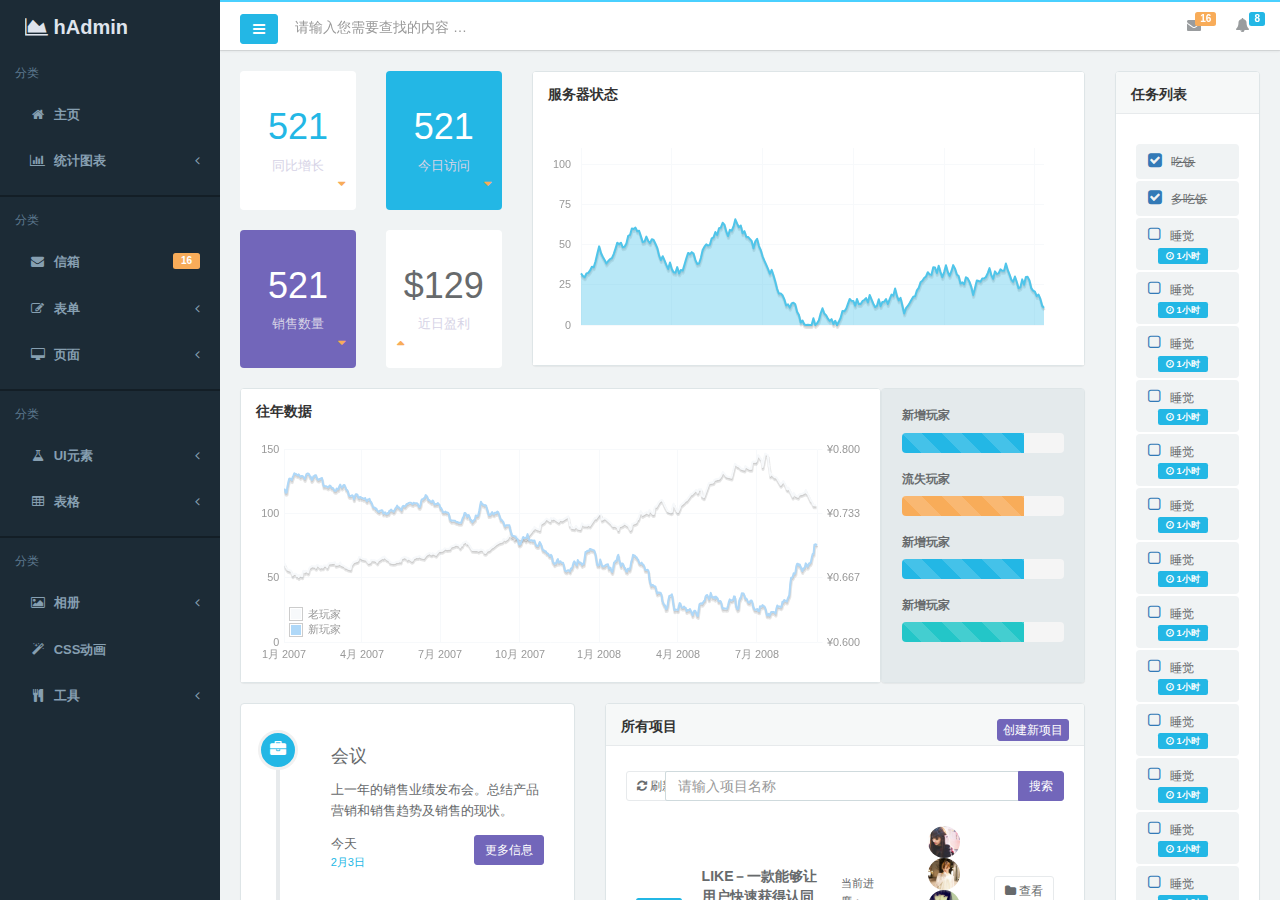
<file: demo-admin/src/main/resources/static/admin/index.html>
<!DOCTYPE html>
<html>

<head>
    <meta charset="utf-8">
    <meta name="viewport" content="width=device-width, initial-scale=1.0">
    <meta name="renderer" content="webkit">

    <title> hAdmin- 主页</title>

    <meta name="keywords" content="">
    <meta name="description" content="">

    <!--[if lt IE 9]>
    <meta http-equiv="refresh" content="0;ie.html" />
    <![endif]-->

    <link rel="shortcut icon" href="favicon.ico"> <link href="css/bootstrap.min.css?v=3.3.6" rel="stylesheet">
    <link href="css/font-awesome.min.css?v=4.4.0" rel="stylesheet">
    <link href="css/animate.css" rel="stylesheet">
    <link href="css/style.css?v=4.1.0" rel="stylesheet">
</head>

<body class="fixed-sidebar full-height-layout gray-bg" style="overflow:hidden">
    <div id="wrapper">
        <!--左侧导航开始-->
        <nav class="navbar-default navbar-static-side" role="navigation">
            <div class="nav-close"><i class="fa fa-times-circle"></i>
            </div>
            <div class="sidebar-collapse">
                <ul class="nav" id="side-menu">
                    <li class="nav-header">
                        <div class="dropdown profile-element">
                            <a data-toggle="dropdown" class="dropdown-toggle" href="#">
                                <span class="clear">
                                    <span class="block m-t-xs" style="font-size:20px;">
                                        <i class="fa fa-area-chart"></i>
                                        <strong class="font-bold">hAdmin</strong>
                                    </span>
                                </span>
                            </a>
                        </div>
                        <div class="logo-element">hAdmin
                        </div>
                    </li>
                    <li class="hidden-folded padder m-t m-b-sm text-muted text-xs">
                        <span class="ng-scope">分类</span>
                    </li>
                    <li>
                        <a class="J_menuItem" href="index_v1.html">
                            <i class="fa fa-home"></i>
                            <span class="nav-label">主页</span>
                        </a>
                    </li>
                    <li>
                        <a href="#">
                            <i class="fa fa fa-bar-chart-o"></i>
                            <span class="nav-label">统计图表</span>
                            <span class="fa arrow"></span>
                        </a>
                        <ul class="nav nav-second-level">
                            <li>
                                <a class="J_menuItem" href="graph_echarts.html">百度ECharts</a>
                            </li>
                            <li>
                                <a class="J_menuItem" href="graph_flot.html">Flot</a>
                            </li>
                            <li>
                                <a class="J_menuItem" href="graph_morris.html">Morris.js</a>
                            </li>
                            <li>
                                <a class="J_menuItem" href="graph_rickshaw.html">Rickshaw</a>
                            </li>
                            <li>
                                <a class="J_menuItem" href="graph_peity.html">Peity</a>
                            </li>
                            <li>
                                <a class="J_menuItem" href="graph_sparkline.html">Sparkline</a>
                            </li>
                            <li>
                                <a class="J_menuItem" href="graph_metrics.html">图表组合</a>
                            </li>
                        </ul>
                    </li>
                    <li class="line dk"></li>
                    <li class="hidden-folded padder m-t m-b-sm text-muted text-xs">
                        <span class="ng-scope">分类</span>
                    </li>
                    <li>
                        <a href="mailbox.html"><i class="fa fa-envelope"></i> <span class="nav-label">信箱 </span><span class="label label-warning pull-right">16</span></a>
                        <ul class="nav nav-second-level">
                            <li><a class="J_menuItem" href="mailbox.html">收件箱</a>
                            </li>
                            <li><a class="J_menuItem" href="mail_detail.html">查看邮件</a>
                            </li>
                            <li><a class="J_menuItem" href="mail_compose.html">写信</a>
                            </li>
                        </ul>
                    </li>
                    <li>
                        <a href="#"><i class="fa fa-edit"></i> <span class="nav-label">表单</span><span class="fa arrow"></span></a>
                        <ul class="nav nav-second-level">
                            <li><a class="J_menuItem" href="form_basic.html">基本表单</a>
                            </li>
                            <li><a class="J_menuItem" href="form_validate.html">表单验证</a>
                            </li>
                            <li><a class="J_menuItem" href="form_advanced.html">高级插件</a>
                            </li>
                            <li><a class="J_menuItem" href="form_wizard.html">表单向导</a>
                            </li>
                            <li>
                                <a href="#">文件上传 <span class="fa arrow"></span></a>
                                <ul class="nav nav-third-level">
                                    <li><a class="J_menuItem" href="form_webuploader.html">百度WebUploader</a>
                                    </li>
                                    <li><a class="J_menuItem" href="form_file_upload.html">DropzoneJS</a>
                                    </li>
                                </ul>
                            </li>
                            <li>
                                <a href="#">编辑器 <span class="fa arrow"></span></a>
                                <ul class="nav nav-third-level">
                                    <li><a class="J_menuItem" href="form_editors.html">富文本编辑器</a>
                                    </li>
                                    <li><a class="J_menuItem" href="form_simditor.html">simditor</a>
                                    </li>
                                    <li><a class="J_menuItem" href="form_markdown.html">MarkDown编辑器</a>
                                    </li>
                                    <li><a class="J_menuItem" href="code_editor.html">代码编辑器</a>
                                    </li>
                                </ul>
                            </li>
                            <li><a class="J_menuItem" href="layerdate.html">日期选择器layerDate</a>
                            </li>
                        </ul>
                    </li>
                    <li>
                        <a href="#"><i class="fa fa-desktop"></i> <span class="nav-label">页面</span><span class="fa arrow"></span></a>
                        <ul class="nav nav-second-level">
                            <li><a class="J_menuItem" href="contacts.html">联系人</a>
                            </li>
                            <li><a class="J_menuItem" href="profile.html">个人资料</a>
                            </li>
                            <li>
                                <a href="#">项目管理 <span class="fa arrow"></span></a>
                                <ul class="nav nav-third-level">
                                    <li><a class="J_menuItem" href="projects.html">项目</a>
                                    </li>
                                    <li><a class="J_menuItem" href="project_detail.html">项目详情</a>
                                    </li>
                                </ul>
                            </li>
                            <li><a class="J_menuItem" href="teams_board.html">团队管理</a>
                            </li>
                            <li><a class="J_menuItem" href="social_feed.html">信息流</a>
                            </li>
                            <li><a class="J_menuItem" href="clients.html">客户管理</a>
                            </li>
                            <li><a class="J_menuItem" href="file_manager.html">文件管理器</a>
                            </li>
                            <li><a class="J_menuItem" href="calendar.html">日历</a>
                            </li>
                            <li>
                                <a href="#">博客 <span class="fa arrow"></span></a>
                                <ul class="nav nav-third-level">
                                    <li><a class="J_menuItem" href="blog.html">文章列表</a>
                                    </li>
                                    <li><a class="J_menuItem" href="article.html">文章详情</a>
                                    </li>
                                </ul>
                            </li>
                            <li><a class="J_menuItem" href="faq.html">FAQ</a>
                            </li>
                            <li>
                                <a href="#">时间轴 <span class="fa arrow"></span></a>
                                <ul class="nav nav-third-level">
                                    <li><a class="J_menuItem" href="timeline.html">时间轴</a>
                                    </li>
                                    <li><a class="J_menuItem" href="timeline_v2.html">时间轴v2</a>
                                    </li>
                                </ul>
                            </li>
                            <li><a class="J_menuItem" href="pin_board.html">标签墙</a>
                            </li>
                            <li>
                                <a href="#">单据 <span class="fa arrow"></span></a>
                                <ul class="nav nav-third-level">
                                    <li><a class="J_menuItem" href="invoice.html">单据</a>
                                    </li>
                                    <li><a class="J_menuItem" href="invoice_print.html">单据打印</a>
                                    </li>
                                </ul>
                            </li>
                            <li><a class="J_menuItem" href="search_results.html">搜索结果</a>
                            </li>
                            <li><a class="J_menuItem" href="forum_main.html">论坛</a>
                            </li>
                            <li>
                                <a href="#">即时通讯 <span class="fa arrow"></span></a>
                                <ul class="nav nav-third-level">
                                    <li><a class="J_menuItem" href="chat_view.html">聊天窗口</a>
                                    </li>
                                </ul>
                            </li>
                            <li>
                                <a href="#">登录注册相关 <span class="fa arrow"></span></a>
                                <ul class="nav nav-third-level">
                                    <li><a href="login.html" target="_blank">登录页面</a>
                                    </li>
                                    <li><a href="login_v2.html" target="_blank">登录页面v2</a>
                                    </li>
                                    <li><a href="register.html" target="_blank">注册页面</a>
                                    </li>
                                    <li><a href="lockscreen.html" target="_blank">登录超时</a>
                                    </li>
                                </ul>
                            </li>
                            <li><a class="J_menuItem" href="404.html">404页面</a>
                            </li>
                            <li><a class="J_menuItem" href="500.html">500页面</a>
                            </li>
                            <li><a class="J_menuItem" href="empty_page.html">空白页</a>
                            </li>
                        </ul>
                    </li>
                    <li class="line dk"></li>
                    <li class="hidden-folded padder m-t m-b-sm text-muted text-xs">
                        <span class="ng-scope">分类</span>
                    </li>
                    <li>
                        <a href="#"><i class="fa fa-flask"></i> <span class="nav-label">UI元素</span><span class="fa arrow"></span></a>
                        <ul class="nav nav-second-level">
                            <li><a class="J_menuItem" href="typography.html">排版</a>
                            </li>
                            <li>
                                <a href="#">字体图标 <span class="fa arrow"></span></a>
                                <ul class="nav nav-third-level">
                                    <li>
                                        <a class="J_menuItem" href="fontawesome.html">Font Awesome</a>
                                    </li>
                                    <li>
                                        <a class="J_menuItem" href="glyphicons.html">Glyphicon</a>
                                    </li>
                                    <li>
                                        <a class="J_menuItem" href="iconfont.html">阿里巴巴矢量图标库</a>
                                    </li>
                                </ul>
                            </li>
                            <li>
                                <a href="#">拖动排序 <span class="fa arrow"></span></a>
                                <ul class="nav nav-third-level">
                                    <li><a class="J_menuItem" href="draggable_panels.html">拖动面板</a>
                                    </li>
                                    <li><a class="J_menuItem" href="agile_board.html">任务清单</a>
                                    </li>
                                </ul>
                            </li>
                            <li><a class="J_menuItem" href="buttons.html">按钮</a>
                            </li>
                            <li><a class="J_menuItem" href="tabs_panels.html">选项卡 &amp; 面板</a>
                            </li>
                            <li><a class="J_menuItem" href="notifications.html">通知 &amp; 提示</a>
                            </li>
                            <li><a class="J_menuItem" href="badges_labels.html">徽章，标签，进度条</a>
                            </li>
                            <li>
                                <a class="J_menuItem" href="grid_options.html">栅格</a>
                            </li>
                            <li><a class="J_menuItem" href="plyr.html">视频、音频</a>
                            </li>
                            <li>
                                <a href="#">弹框插件 <span class="fa arrow"></span></a>
                                <ul class="nav nav-third-level">
                                    <li><a class="J_menuItem" href="layer.html">Web弹层组件layer</a>
                                    </li>
                                    <li><a class="J_menuItem" href="modal_window.html">模态窗口</a>
                                    </li>
                                    <li><a class="J_menuItem" href="sweetalert.html">SweetAlert</a>
                                    </li>
                                </ul>
                            </li>
                            <li>
                                <a href="#">树形视图 <span class="fa arrow"></span></a>
                                <ul class="nav nav-third-level">
                                    <li><a class="J_menuItem" href="jstree.html">jsTree</a>
                                    </li>
                                    <li><a class="J_menuItem" href="tree_view.html">Bootstrap Tree View</a>
                                    </li>
                                    <li><a class="J_menuItem" href="nestable_list.html">nestable</a>
                                    </li>
                                </ul>
                            </li>
                            <li><a class="J_menuItem" href="toastr_notifications.html">Toastr通知</a>
                            </li>
                            <li><a class="J_menuItem" href="diff.html">文本对比</a>
                            </li>
                            <li><a class="J_menuItem" href="spinners.html">加载动画</a>
                            </li>
                            <li><a class="J_menuItem" href="widgets.html">小部件</a>
                            </li>
                        </ul>
                    </li>
                    <li>
                        <a href="#"><i class="fa fa-table"></i> <span class="nav-label">表格</span><span class="fa arrow"></span></a>
                        <ul class="nav nav-second-level">
                            <li><a class="J_menuItem" href="table_basic.html">基本表格</a>
                            </li>
                            <li><a class="J_menuItem" href="table_data_tables.html">DataTables</a>
                            </li>
                            <li><a class="J_menuItem" href="table_jqgrid.html">jqGrid</a>
                            </li>
                            <li><a class="J_menuItem" href="table_foo_table.html">Foo Tables</a>
                            </li>
                            <li><a class="J_menuItem" href="table_bootstrap.html">Bootstrap Table
                                <span class="label label-danger pull-right">推荐</span></a>
                            </li>
                        </ul>
                    </li>
                    <li class="line dk"></li>
                    <li class="hidden-folded padder m-t m-b-sm text-muted text-xs">
                        <span class="ng-scope">分类</span>
                    </li>
                    <li>
                        <a href="#"><i class="fa fa-picture-o"></i> <span class="nav-label">相册</span><span class="fa arrow"></span></a>
                        <ul class="nav nav-second-level">
                            <li><a class="J_menuItem" href="basic_gallery.html">基本图库</a>
                            </li>
                            <li><a class="J_menuItem" href="carousel.html">图片切换</a>
                            </li>
                            <li><a class="J_menuItem" href="blueimp.html">Blueimp相册</a>
                            </li>
                        </ul>
                    </li>
                    <li>
                        <a class="J_menuItem" href="css_animation.html"><i class="fa fa-magic"></i> <span class="nav-label">CSS动画</span></a>
                    </li>
                    <li>
                        <a href="#"><i class="fa fa-cutlery"></i> <span class="nav-label">工具 </span><span class="fa arrow"></span></a>
                        <ul class="nav nav-second-level">
                            <li><a class="J_menuItem" href="form_builder.html">表单构建器</a>
                            </li>
                        </ul>
                    </li>

                </ul>
            </div>
        </nav>
        <!--左侧导航结束-->
        <!--右侧部分开始-->
        <div id="page-wrapper" class="gray-bg dashbard-1">
            <div class="row border-bottom">
                <nav class="navbar navbar-static-top" role="navigation" style="margin-bottom: 0">
                    <div class="navbar-header"><a class="navbar-minimalize minimalize-styl-2 btn btn-info " href="#"><i class="fa fa-bars"></i> </a>
                        <form role="search" class="navbar-form-custom" method="post" action="search_results.html">
                            <div class="form-group">
                                <input type="text" placeholder="请输入您需要查找的内容 …" class="form-control" name="top-search" id="top-search">
                            </div>
                        </form>
                    </div>
                    <ul class="nav navbar-top-links navbar-right">
                        <li class="dropdown">
                            <a class="dropdown-toggle count-info" data-toggle="dropdown" href="#">
                                <i class="fa fa-envelope"></i> <span class="label label-warning">16</span>
                            </a>
                            <ul class="dropdown-menu dropdown-messages">
                                <li class="m-t-xs">
                                    <div class="dropdown-messages-box">
                                        <a href="profile.html" class="pull-left">
                                            <img alt="image" class="img-circle" src="img/a7.jpg">
                                        </a>
                                        <div class="media-body">
                                            <small class="pull-right">46小时前</small>
                                            <strong>小四</strong> 是不是只有我死了,你们才不骂爵迹
                                            <br>
                                            <small class="text-muted">3天前 2014.11.8</small>
                                        </div>
                                    </div>
                                </li>
                                <li class="divider"></li>
                                <li>
                                    <div class="dropdown-messages-box">
                                        <a href="profile.html" class="pull-left">
                                            <img alt="image" class="img-circle" src="img/a4.jpg">
                                        </a>
                                        <div class="media-body ">
                                            <small class="pull-right text-navy">25小时前</small>
                                            <strong>二愣子</strong> 呵呵
                                            <br>
                                            <small class="text-muted">昨天</small>
                                        </div>
                                    </div>
                                </li>
                                <li class="divider"></li>
                                <li>
                                    <div class="text-center link-block">
                                        <a class="J_menuItem" href="mailbox.html">
                                            <i class="fa fa-envelope"></i> <strong> 查看所有消息</strong>
                                        </a>
                                    </div>
                                </li>
                            </ul>
                        </li>
                        <li class="dropdown">
                            <a class="dropdown-toggle count-info" data-toggle="dropdown" href="#">
                                <i class="fa fa-bell"></i> <span class="label label-primary">8</span>
                            </a>
                            <ul class="dropdown-menu dropdown-alerts">
                                <li>
                                    <a href="mailbox.html">
                                        <div>
                                            <i class="fa fa-envelope fa-fw"></i> 您有16条未读消息
                                            <span class="pull-right text-muted small">4分钟前</span>
                                        </div>
                                    </a>
                                </li>
                                <li class="divider"></li>
                                <li>
                                    <a href="profile.html">
                                        <div>
                                            <i class="fa fa-qq fa-fw"></i> 3条新回复
                                            <span class="pull-right text-muted small">12分钟钱</span>
                                        </div>
                                    </a>
                                </li>
                                <li class="divider"></li>
                                <li>
                                    <div class="text-center link-block">
                                        <a class="J_menuItem" href="notifications.html">
                                            <strong>查看所有 </strong>
                                            <i class="fa fa-angle-right"></i>
                                        </a>
                                    </div>
                                </li>
                            </ul>
                        </li>
                    </ul>
                </nav>
            </div>
            <div class="row J_mainContent" id="content-main">
                <iframe id="J_iframe" width="100%" height="100%" src="index_v1.html?v=4.0" frameborder="0" data-id="index_v1.html" seamless></iframe>
            </div>
        </div>
        <!--右侧部分结束-->
    </div>

    <!-- 全局js -->
    <script src="js/jquery.min.js?v=2.1.4"></script>
    <script src="js/bootstrap.min.js?v=3.3.6"></script>
    <script src="js/plugins/metisMenu/jquery.metisMenu.js"></script>
    <script src="js/plugins/slimscroll/jquery.slimscroll.min.js"></script>
    <script src="js/plugins/layer/layer.min.js"></script>

    <!-- 自定义js -->
    <script src="js/hAdmin.js?v=4.1.0"></script>
    <script type="text/javascript" src="js/hIndex.js"></script>

    <!-- 第三方插件 -->
    <script src="js/plugins/pace/pace.min.js"></script>

</body>

</html>
</file>
<file: demo-admin/src/main/resources/static/admin/css/style.css>
/*
 *
 *   H+ - 后台主题UI框架
 *   version 4.0
 *
*/

h1,
h2,
h3,
h4,
h5,
h6 {
  font-weight: 100;
}

h1 {
  font-size: 30px;
}

h2 {
  font-size: 24px;
}

h3 {
  font-size: 16px;
}

h4 {
  font-size: 14px;
}

h5 {
  font-size: 12px;
}

h6 {
  font-size: 10px;
}

h3,
h4,
h5 {
  margin-top: 5px;
  font-weight: 600;
}

a:focus {
  outline: none;
}

.nav > li > a {
  color: #869fb1;
  font-weight: 600;
  padding: 14px 20px 14px 25px;
}

.nav li > a {
  display: block;
  /*white-space: nowrap;*/
}

.nav.navbar-right > li > a {
  color: #999c9e;
}

.nav > li.active > a {
  color: #ffffff;
}

.navbar-default .nav > li > a:hover,
.navbar-default .nav > li > a:focus {
  background-color: #131e26;
  color: white;
}

.nav .open > a,
.nav .open > a:hover,
.nav .open > a:focus {
  background: #fff;
}

.nav > li > a i {
  min-width: 25px;
  text-align: center;
}

.navbar {
  border: 0;
}

.navbar-default {
  background-color: transparent;
  border-color: #2f4050;
  position: relative;
}

.navbar-top-links li {
  display: inline-block;
}

.navbar-top-links li:last-child {
  margin-right: 30px;
}

body.body-small .navbar-top-links li:last-child {
  margin-right: 10px;
}

.navbar-top-links li a {
  padding: 15px 10px;
  min-height: 50px;
}

.dropdown-menu {
  border: medium none;
  display: none;
  float: left;
  font-size: 12px;
  left: 0;
  list-style: none outside none;
  padding: 0;
  position: absolute;
  text-shadow: none;
  top: 100%;
  z-index: 1000;
  border-radius: 0;
  box-shadow: 0 0 3px rgba(86, 96, 117, 0.3);
}

.dropdown-menu > li > a {
  border-radius: 3px;
  color: inherit;
  line-height: 25px;
  margin: 4px;
  text-align: left;
  font-weight: normal;
}

.dropdown-menu > li > a.font-bold {
  font-weight: 600;
}

.navbar-top-links .dropdown-menu li {
  display: block;
}

.navbar-top-links .dropdown-menu li:last-child {
  margin-right: 0;
}

.navbar-top-links .dropdown-menu li a {
  padding: 3px 20px;
  min-height: 0;
}

.navbar-top-links .dropdown-menu li a div {
  white-space: normal;
}

.navbar-top-links .dropdown-messages,
.navbar-top-links .dropdown-tasks,
.navbar-top-links .dropdown-alerts {
  width: 310px;
  min-width: 0;
}

.navbar-top-links .dropdown-messages {
  margin-left: 5px;
}

.navbar-top-links .dropdown-tasks {
  margin-left: -59px;
}

.navbar-top-links .dropdown-alerts {
  margin-left: -123px;
}

.navbar-top-links .dropdown-user {
  right: 0;
  left: auto;
}

.dropdown-messages,
.dropdown-alerts {
  padding: 10px 10px 10px 10px;
}

.dropdown-messages li a,
.dropdown-alerts li a {
  font-size: 12px;
}

.dropdown-messages li em,
.dropdown-alerts li em {
  font-size: 10px;
}

.nav.navbar-top-links .dropdown-alerts a {
  font-size: 12px;
}

.nav-header {
  padding: 8px 25px;
  background: #1c2b36;
}

.pace-done .nav-header {
  -webkit-transition: all 0.5s;
  transition: all 0.5s;
}

.nav > li.active {
  border-left: 1px solid #19a9d5;
  background: #131e26;
}

.nav.nav-second-level > li.active {
  border: none;
}

.nav.nav-second-level.collapse[style] {
  height: auto !important;
}

.nav-header a {
  color: #DFE4ED;
}

.nav-header .text-muted {
  color: #8095a8;
}

.minimalize-styl-2 {
  padding: 4px 12px;
  margin: 14px 5px 5px 20px;
  font-size: 14px;
  float: left;
}

.navbar-form-custom {
  float: left;
  height: 50px;
  padding: 0;
  width: 200px;
  display: inline-table;
}

.navbar-form-custom .form-group {
  margin-bottom: 0;
}

.nav.navbar-top-links a {
  font-size: 14px;
}

.navbar-form-custom .form-control {
  background: none repeat scroll 0 0 rgba(0, 0, 0, 0);
  border: medium none;
  font-size: 14px;
  margin-top: 10px;
  z-index: 2000;
}

.navbar-form-custom .form-control:focus {
  border-bottom: 1px solid #f1f1f1;
}

.count-info .label {
  line-height: 12px;
  padding: 1px 5px;
  position: absolute;
  right: 0px;
  top: 12px;
}

.arrow {
  float: right;
  margin-top: 2px;
}

.fa.arrow:before {
  content: "\f104";
}

.active > a > .fa.arrow:before {
  content: "\f107";
}

.nav-second-level li,
.nav-third-level li {
  border-bottom: none !important;
}

.nav-second-level {
  padding-left: 1em;
}

.nav-second-level li a {
  padding: 7px 15px 7px 10px;
  padding-left: 2em;
}

.nav-third-level li a {
  padding-left: 62px;
}

.nav-second-level li:last-child {
  margin-bottom: 10px;
}

body:not(.fixed-sidebar):not(.canvas-menu).mini-navbar .nav li:hover > .nav-second-level,
.mini-navbar .nav li:focus > .nav-second-level {
  display: block;
  border-radius: 0 2px 2px 0;
  min-width: 140px;
  height: auto;
}

body.mini-navbar .navbar-default .nav > li > .nav-second-level li a {
  font-size: 12px;
  border-radius: 0 2px 2px 0;
}

.fixed-nav .slimScrollDiv #side-menu {
  padding-bottom: 60px;
  position: relative;
}

.slimScrollDiv > * {
  overflow: hidden;
}

.mini-navbar .nav-second-level li a {
  padding: 10px 10px 10px 15px;
}

.canvas-menu.mini-navbar .nav-second-level {
  background: #293846;
}

.mini-navbar li.active .nav-second-level {
  left: 65px;
}

.navbar-default .special_link a {
  background: #23b7e5;
  color: white;
}

.navbar-default .special_link a:hover {
  background: #17987e !important;
  color: white;
}

.navbar-default .special_link a span.label {
  background: #fff;
  color: #23b7e5;
}

.navbar-default .landing_link a {
  background: #1cc09f;
  color: white;
}

.navbar-default .landing_link a:hover {
  background: #23b7e5 !important;
  color: white;
}

.navbar-default .landing_link a span.label {
  background: #fff;
  color: #1cc09f;
}

.logo-element {
  text-align: center;
  font-size: 18px;
  font-weight: 600;
  color: white;
  display: none;
  padding: 5px 0;
}

.pace-done .navbar-static-side,
.pace-done .nav-header,
.pace-done li.active,
.pace-done #page-wrapper,
.pace-done .footer {
  -webkit-transition: all 0.5s;
  transition: all 0.5s;
}

.navbar-fixed-top {
  background: #fff;
  -webkit-transition-duration: 0.5s;
  transition-duration: 0.5s;
  z-index: 2030;
}

.navbar-fixed-top,
.navbar-static-top {
  background: #fff;
  box-shadow: 0 2px 2px rgba(0, 0, 0, 0.05), 0 1px 0 rgba(0, 0, 0, 0.05);
}

.fixed-nav #wrapper {
  padding-top: 60px;
  box-sizing: border-box;
}

.fixed-nav .minimalize-styl-2 {
  margin: 14px 5px 5px 15px;
}

.body-small .navbar-fixed-top {
  margin-left: 0px;
}

body.mini-navbar .navbar-static-side {
  width: 70px;
}

body.mini-navbar .profile-element,
body.mini-navbar .nav-label,
body.mini-navbar .navbar-default .nav li a span {
  display: none;
}

body.canvas-menu .profile-element {
  display: block;
}

body:not(.fixed-sidebar):not(.canvas-menu).mini-navbar .nav-second-level {
  display: none;
}

body.mini-navbar .navbar-default .nav > li > a {
  font-size: 16px;
}

body.mini-navbar .logo-element {
  display: block;
}

body.canvas-menu .logo-element {
  display: none;
}

body.mini-navbar .nav-header {
  padding: 0;
  background-color: #23b7e5;
}

body.canvas-menu .nav-header {
  padding: 33px 25px;
}

body.mini-navbar #page-wrapper {
  margin: 0 0 0 70px;
}

body.canvas-menu.mini-navbar #page-wrapper,
body.canvas-menu.mini-navbar .footer {
  margin: 0 0 0 0;
}

body.fixed-sidebar .navbar-static-side,
body.canvas-menu .navbar-static-side {
  position: fixed;
  width: 220px;
  z-index: 2001;
  height: 100%;
}

body.fixed-sidebar.mini-navbar .navbar-static-side {
  width: 70px;
}

body.fixed-sidebar.mini-navbar #page-wrapper {
  margin: 0 0 0 70px;
}

body.body-small.fixed-sidebar.mini-navbar #page-wrapper {
  margin: 0 0 0 70px;
}

body.body-small.fixed-sidebar.mini-navbar .navbar-static-side {
  width: 70px;
}

.fixed-sidebar.mini-navbar .nav li > .nav-second-level {
  display: none;
}

.fixed-sidebar.mini-navbar .nav li.active {
  border-left-width: 0;
}

.fixed-sidebar.mini-navbar .nav li:hover > .nav-second-level,
.canvas-menu.mini-navbar .nav li:hover > .nav-second-level {
  position: absolute;
  left: 70px;
  top: 0px;
  background-color: #2f4050;
  padding: 10px 10px 0 10px;
  font-size: 12px;
  display: block;
  min-width: 140px;
  border-radius: 2px;
}

body.fixed-sidebar.mini-navbar .navbar-default .nav > li > .nav-second-level li a {
  font-size: 12px;
  border-radius: 3px;
}

body.canvas-menu.mini-navbar .navbar-default .nav > li > .nav-second-level li a {
  font-size: 13px;
  border-radius: 3px;
}

.fixed-sidebar.mini-navbar .nav-second-level li a,
.canvas-menu.mini-navbar .nav-second-level li a {
  padding: 10px 10px 10px 15px;
}

.fixed-sidebar.mini-navbar .nav-second-level,
.canvas-menu.mini-navbar .nav-second-level {
  position: relative;
  padding: 0;
  font-size: 13px;
}

.fixed-sidebar.mini-navbar li.active .nav-second-level,
.canvas-menu.mini-navbar li.active .nav-second-level {
  left: 0px;
}

body.canvas-menu nav.navbar-static-side {
  z-index: 2001;
  background: #2f4050;
  height: 100%;
  position: fixed;
  display: none;
}

body.canvas-menu.mini-navbar nav.navbar-static-side {
  display: block;
  width: 70px;
}

.top-navigation #page-wrapper {
  margin-left: 0;
}

.top-navigation .navbar-nav .dropdown-menu > .active > a {
  background: white;
  color: #23b7e5;
  font-weight: bold;
}

.white-bg .navbar-fixed-top,
.white-bg .navbar-static-top {
  background: #fff;
}

.top-navigation .navbar {
  margin-bottom: 0;
}

.top-navigation .nav > li > a {
  padding: 15px 20px;
  color: #676a6c;
}

.top-navigation .nav > li a:hover,
.top-navigation .nav > li a:focus {
  background: #fff;
  color: #23b7e5;
}

.top-navigation .nav > li.active {
  background: #fff;
  border: none;
}

.top-navigation .nav > li.active > a {
  color: #23b7e5;
}

.top-navigation .navbar-right {
  padding-right: 10px;
}

.top-navigation .navbar-nav .dropdown-menu {
  box-shadow: none;
  border: 1px solid #e7eaec;
}

.top-navigation .dropdown-menu > li > a {
  margin: 0;
  padding: 7px 20px;
}

.navbar .dropdown-menu {
  margin-top: 0px;
}

.top-navigation .navbar-brand {
  background: #23b7e5;
  color: #fff;
  padding: 15px 25px;
}

.top-navigation .navbar-top-links li:last-child {
  margin-right: 0;
}

.top-navigation.mini-navbar #page-wrapper,
.top-navigation.body-small.fixed-sidebar.mini-navbar #page-wrapper,
.mini-navbar .top-navigation #page-wrapper,
.body-small.fixed-sidebar.mini-navbar .top-navigation #page-wrapper,
.canvas-menu #page-wrapper {
  margin: 0;
}

.top-navigation.fixed-nav #wrapper,
.fixed-nav #wrapper.top-navigation {
  margin-top: 50px;
}

.top-navigation .footer.fixed {
  margin-left: 0 !important;
}

.top-navigation .wrapper.wrapper-content {
  padding: 40px;
}

.top-navigation.body-small .wrapper.wrapper-content,
.body-small .top-navigation .wrapper.wrapper-content {
  padding: 40px 0px 40px 0px;
}

.navbar-toggle {
  background-color: #23b7e5;
  color: #fff;
  padding: 6px 12px;
  font-size: 14px;
}

.top-navigation .navbar-nav .open .dropdown-menu > li > a,
.top-navigation .navbar-nav .open .dropdown-menu .dropdown-header {
  padding: 10px 15px 10px 20px;
}

@media (max-width: 768px) {
  .top-navigation .navbar-header {
    display: block;
    float: none;
  }
}

.menu-visible-lg,
.menu-visible-md {
  display: none !important;
}

@media (min-width: 1200px) {
  .menu-visible-lg {
    display: block !important;
  }
}

@media (min-width: 992px) {
  .menu-visible-md {
    display: block !important;
  }
}

@media (max-width: 767px) {
  .menu-visible-md {
    display: block !important;
  }

  .menu-visible-lg {
    display: block !important;
  }
}

.btn {
  border-radius: 3px;
}

.btn:focus {
  outline: none !important;
}

.float-e-margins .btn {
  margin-bottom: 5px;
}

.btn-w-m {
  min-width: 120px;
}

.btn-primary.btn-outline {
  color: #58666e !important;
}

.btn-success.btn-outline {
  color: #58666e !important;
}

.btn-info.btn-outline {
  color: #58666e !important;
}

.btn-warning.btn-outline {
  color: #58666e !important;
}

.btn-danger.btn-outline {
  color: #58666e !important;
}

.btn-primary.btn-outline:hover,
.btn-success.btn-outline:hover,
.btn-info.btn-outline:hover,
.btn-warning.btn-outline:hover,
.btn-danger.btn-outline:hover {
  color: #fff;
}

.btn-primary {
  color: #ffffff !important;
  background-color: #7266ba;
  border-color: #7266ba;
}

.btn-primary:hover,
.btn-primary:focus,
.btn-primary:active,
.btn-primary.active,
.open .dropdown-toggle.btn-primary {
  color: #ffffff !important;
  background-color: #6254b2;
  border-color: #5a4daa;
}

.btn-primary:active,
.btn-primary.active,
.open .dropdown-toggle.btn-primary {
  background-image: none;
}

.btn-primary.disabled,
.btn-primary.disabled:hover,
.btn-primary.disabled:focus,
.btn-primary.disabled:active,
.btn-primary.disabled.active,
.btn-primary[disabled],
.btn-primary[disabled]:hover,
.btn-primary[disabled]:focus,
.btn-primary[disabled]:active,
.btn-primary.active[disabled],
fieldset[disabled] .btn-primary,
fieldset[disabled] .btn-primary:hover,
fieldset[disabled] .btn-primary:focus,
fieldset[disabled] .btn-primary:active,
fieldset[disabled] .btn-primary.active {
  background-color: #7266ba;
  border-color: #7266ba;
}

.btn-success {
  color: #ffffff !important;
  background-color: #27c24c;
  border-color: #27c24c;
}

.btn-success:hover,
.btn-success:focus,
.btn-success:active,
.btn-success.active,
.open .dropdown-toggle.btn-success {
  color: #ffffff !important;
  background-color: #23ad44;
  border-color: #20a03f;
}

.btn-success:active,
.btn-success.active,
.open .dropdown-toggle.btn-success {
  background-image: none;
}

.btn-success.disabled,
.btn-success.disabled:hover,
.btn-success.disabled:focus,
.btn-success.disabled:active,
.btn-success.disabled.active,
.btn-success[disabled],
.btn-success[disabled]:hover,
.btn-success[disabled]:focus,
.btn-success[disabled]:active,
.btn-success.active[disabled],
fieldset[disabled] .btn-success,
fieldset[disabled] .btn-success:hover,
fieldset[disabled] .btn-success:focus,
fieldset[disabled] .btn-success:active,
fieldset[disabled] .btn-success.active {
  background-color: #27c24c;
  border-color: #27c24c;
}

.btn-info {
  color: #ffffff !important;
  background-color: #23b7e5;
  border-color: #23b7e5;
}

.btn-info:hover,
.btn-info:focus,
.btn-info:active,
.btn-info.active,
.open .dropdown-toggle.btn-info {
  color: #ffffff !important;
  background-color: #19a9d5;
  border-color: #189ec8;
}

.btn-info:active,
.btn-info.active,
.open .dropdown-toggle.btn-info {
  background-image: none;
}

.btn-info.disabled,
.btn-info[disabled],
fieldset[disabled] .btn-info,
.btn-info.disabled:hover,
.btn-info[disabled]:hover,
fieldset[disabled] .btn-info:hover,
.btn-info.disabled:focus,
.btn-info[disabled]:focus,
fieldset[disabled] .btn-info:focus,
.btn-info.disabled:active,
.btn-info[disabled]:active,
fieldset[disabled] .btn-info:active,
.btn-info.disabled.active,
.btn-info[disabled].active,
fieldset[disabled] .btn-info.active {
  background-color: #23b7e5;
  border-color: #23b7e5;
}

.btn-default {
  color: #58666e !important;
  background-color: #fcfdfd;
  background-color: #fff;
  border-color: #dee5e7;
  border-bottom-color: #d8e1e3;
  -webkit-box-shadow: 0 1px 1px rgba(90, 90, 90, 0.1);
  box-shadow: 0 1px 1px rgba(90, 90, 90, 0.1);
}

.btn-default:hover,
.btn-default:focus,
.btn-default:active,
.btn-default.active,
.open .dropdown-toggle.btn-default {
  color: #58666e !important;
  background-color: #edf1f2;
  border-color: #c7d3d6;
}

.btn-default:active,
.btn-default.active,
.open .dropdown-toggle.btn-default {
  background-image: none;
}

.btn-default.disabled,
.btn-default.disabled:hover,
.btn-default.disabled:focus,
.btn-default.disabled:active,
.btn-default.disabled.active,
.btn-default[disabled],
.btn-default[disabled]:hover,
.btn-default[disabled]:focus,
.btn-default[disabled]:active,
.btn-default.active[disabled],
fieldset[disabled] .btn-default,
fieldset[disabled] .btn-default:hover,
fieldset[disabled] .btn-default:focus,
fieldset[disabled] .btn-default:active,
fieldset[disabled] .btn-default.active {
  background-color: #fcfdfd;
  border-color: #dee5e7;
}

.btn-warning {
  color: #ffffff !important;
  background-color: #fad733;
  border-color: #fad733;
}

.btn-warning:hover,
.btn-warning:focus,
.btn-warning:active,
.btn-warning.active,
.open .dropdown-toggle.btn-warning {
  color: #ffffff !important;
  background-color: #f9d21a;
  border-color: #f9cf0b;
}

.btn-warning:active,
.btn-warning.active,
.open .dropdown-toggle.btn-warning {
  background-image: none;
}

.btn-warning.disabled,
.btn-warning[disabled],
fieldset[disabled] .btn-warning,
.btn-warning.disabled:hover,
.btn-warning[disabled]:hover,
fieldset[disabled] .btn-warning:hover,
.btn-warning.disabled:focus,
.btn-warning[disabled]:focus,
fieldset[disabled] .btn-warning:focus,
.btn-warning.disabled:active,
.btn-warning[disabled]:active,
fieldset[disabled] .btn-warning:active,
.btn-warning.disabled.active,
.btn-warning[disabled].active,
fieldset[disabled] .btn-warning.active {
  background-color: #fad733;
  border-color: #fad733;
}

.btn-danger {
  color: #ffffff !important;
  background-color: #f05050;
  border-color: #f05050;
}

.btn-danger:hover,
.btn-danger:focus,
.btn-danger:active,
.btn-danger.active,
.open .dropdown-toggle.btn-danger {
  color: #ffffff !important;
  background-color: #ee3939;
  border-color: #ed2a2a;
}

.btn-danger:active,
.btn-danger.active,
.open .dropdown-toggle.btn-danger {
  background-image: none;
}

.btn-danger.disabled,
.btn-danger[disabled],
fieldset[disabled] .btn-danger,
.btn-danger.disabled:hover,
.btn-danger[disabled]:hover,
fieldset[disabled] .btn-danger:hover,
.btn-danger.disabled:focus,
.btn-danger[disabled]:focus,
fieldset[disabled] .btn-danger:focus,
.btn-danger.disabled:active,
.btn-danger[disabled]:active,
fieldset[disabled] .btn-danger:active,
.btn-danger.disabled.active,
.btn-danger[disabled].active,
fieldset[disabled] .btn-danger.active {
  background-color: #f05050;
  border-color: #f05050;
}

.btn-link {
  color: inherit;
}

.btn-link:hover,
.btn-link:focus,
.btn-link:active,
.btn-link.active,
.open .dropdown-toggle.btn-link {
  color: #23b7e5;
  text-decoration: none;
}

.btn-link:active,
.btn-link.active,
.open .dropdown-toggle.btn-link {
  background-image: none;
}

.btn-link.disabled,
.btn-link.disabled:hover,
.btn-link.disabled:focus,
.btn-link.disabled:active,
.btn-link.disabled.active,
.btn-link[disabled],
.btn-link[disabled]:hover,
.btn-link[disabled]:focus,
.btn-link[disabled]:active,
.btn-link.active[disabled],
fieldset[disabled] .btn-link,
fieldset[disabled] .btn-link:hover,
fieldset[disabled] .btn-link:focus,
fieldset[disabled] .btn-link:active,
fieldset[disabled] .btn-link.active {
  color: #cacaca;
}

.btn-white {
  color: inherit;
  background: white;
  border: 1px solid #e7eaec;
}

.btn-white:hover,
.btn-white:focus,
.btn-white:active,
.btn-white.active,
.open .dropdown-toggle.btn-white {
  color: inherit;
  border: 1px solid #d2d2d2;
}

.btn-white:active,
.btn-white.active {
  box-shadow: 0 2px 5px rgba(0, 0, 0, 0.15) inset;
}

.btn-white:active,
.btn-white.active,
.open .dropdown-toggle.btn-white {
  background-image: none;
}

.btn-white.disabled,
.btn-white.disabled:hover,
.btn-white.disabled:focus,
.btn-white.disabled:active,
.btn-white.disabled.active,
.btn-white[disabled],
.btn-white[disabled]:hover,
.btn-white[disabled]:focus,
.btn-white[disabled]:active,
.btn-white.active[disabled],
fieldset[disabled] .btn-white,
fieldset[disabled] .btn-white:hover,
fieldset[disabled] .btn-white:focus,
fieldset[disabled] .btn-white:active,
fieldset[disabled] .btn-white.active {
  color: #cacaca;
}

.form-control,
.form-control:focus,
.has-error .form-control:focus,
.has-success .form-control:focus,
.has-warning .form-control:focus,
.navbar-collapse,
.navbar-form,
.navbar-form-custom .form-control:focus,
.navbar-form-custom .form-control:hover,
.open .btn.dropdown-toggle,
.panel,
.popover,
.progress,
.progress-bar {
  box-shadow: none;
}

.btn-outline {
  color: inherit;
  background-color: transparent;
  -webkit-transition: all .5s;
  transition: all .5s;
}

.btn-rounded {
  border-radius: 50px;
}

.btn-large-dim {
  width: 90px;
  height: 90px;
  font-size: 42px;
}

button.dim {
  display: inline-block;
  color: #fff;
  text-decoration: none;
  text-transform: uppercase;
  text-align: center;
  padding-top: 6px;
  margin-right: 10px;
  position: relative;
  cursor: pointer;
  border-radius: 5px;
  font-weight: 600;
  margin-bottom: 20px !important;
}

button.dim:active {
  top: 3px;
}

button.btn-primary.dim {
  box-shadow: inset 0px 0px 0px #16987e, 0px 5px 0px 0px #16987e, 0px 10px 5px #999999;
}

button.btn-primary.dim:active {
  box-shadow: inset 0px 0px 0px #16987e, 0px 2px 0px 0px #16987e, 0px 5px 3px #999999;
}

button.btn-default.dim {
  box-shadow: inset 0px 0px 0px #b3b3b3, 0px 5px 0px 0px #b3b3b3, 0px 10px 5px #999999;
}

button.btn-default.dim:active {
  box-shadow: inset 0px 0px 0px #b3b3b3, 0px 2px 0px 0px #b3b3b3, 0px 5px 3px #999999;
}

button.btn-warning.dim {
  box-shadow: inset 0px 0px 0px #f79d3c, 0px 5px 0px 0px #f79d3c, 0px 10px 5px #999999;
}

button.btn-warning.dim:active {
  box-shadow: inset 0px 0px 0px #f79d3c, 0px 2px 0px 0px #f79d3c, 0px 5px 3px #999999;
}

button.btn-info.dim {
  box-shadow: inset 0px 0px 0px #1eacae, 0px 5px 0px 0px #1eacae, 0px 10px 5px #999999;
}

button.btn-info.dim:active {
  box-shadow: inset 0px 0px 0px #1eacae, 0px 2px 0px 0px #1eacae, 0px 5px 3px #999999;
}

button.btn-success.dim {
  box-shadow: inset 0px 0px 0px #1872ab, 0px 5px 0px 0px #1872ab, 0px 10px 5px #999999;
}

button.btn-success.dim:active {
  box-shadow: inset 0px 0px 0px #1872ab, 0px 2px 0px 0px #1872ab, 0px 5px 3px #999999;
}

button.btn-danger.dim {
  box-shadow: inset 0px 0px 0px #ea394c, 0px 5px 0px 0px #ea394c, 0px 10px 5px #999999;
}

button.btn-danger.dim:active {
  box-shadow: inset 0px 0px 0px #ea394c, 0px 2px 0px 0px #ea394c, 0px 5px 3px #999999;
}

button.dim:before {
  font-size: 50px;
  line-height: 1em;
  font-weight: normal;
  color: #fff;
  display: block;
  padding-top: 10px;
}

button.dim:active:before {
  top: 7px;
  font-size: 50px;
}

.label {
  background-color: #d1dade;
  color: #5e5e5e;
  font-size: 10px;
  font-weight: 600;
  padding: 3px 8px;
  text-shadow: none;
}

.badge {
  background-color: #d1dade;
  color: #5e5e5e;
  font-size: 11px;
  font-weight: 600;
  padding-bottom: 4px;
  padding-left: 6px;
  padding-right: 6px;
  text-shadow: none;
}

.label-primary,
.badge-primary {
  background-color: #23b7e5;
  color: #FFFFFF;
}

.label-success,
.badge-success {
  background-color: #1c84c6;
  color: #FFFFFF;
}

.label-warning,
.badge-warning {
  background-color: #f8ac59;
  color: #FFFFFF;
}

.label-warning-light,
.badge-warning-light {
  background-color: #f8ac59;
  color: #ffffff;
}

.label-danger,
.badge-danger {
  background-color: #ed5565;
  color: #FFFFFF;
}

.label-info,
.badge-info {
  background-color: #23c6c8;
  color: #FFFFFF;
}

.label-inverse,
.badge-inverse {
  background-color: #262626;
  color: #FFFFFF;
}

.label-white,
.badge-white {
  background-color: #FFFFFF;
  color: #5E5E5E;
}

.label-white,
.badge-disable {
  background-color: #2A2E36;
  color: #8B91A0;
}

/* TOOGLE SWICH */

.onoffswitch {
  position: relative;
  width: 64px;
  -webkit-user-select: none;
  -moz-user-select: none;
  -ms-user-select: none;
}

.onoffswitch-checkbox {
  display: none;
}

.onoffswitch-label {
  display: block;
  overflow: hidden;
  cursor: pointer;
  border: 2px solid #23b7e5;
  border-radius: 2px;
}

.onoffswitch-inner {
  width: 200%;
  margin-left: -100%;
  -webkit-transition: margin 0.3s ease-in 0s;
  transition: margin 0.3s ease-in 0s;
}

.onoffswitch-inner:before,
.onoffswitch-inner:after {
  float: left;
  width: 50%;
  height: 20px;
  padding: 0;
  line-height: 20px;
  font-size: 12px;
  color: white;
  font-family: Trebuchet, Arial, sans-serif;
  font-weight: bold;
  box-sizing: border-box;
}

.onoffswitch-inner:before {
  content: "ON";
  padding-left: 10px;
  background-color: #23b7e5;
  color: #FFFFFF;
}

.onoffswitch-inner:after {
  content: "OFF";
  padding-right: 10px;
  background-color: #FFFFFF;
  color: #999999;
  text-align: right;
}

.onoffswitch-switch {
  width: 20px;
  margin: 0px;
  background: #FFFFFF;
  border: 2px solid #23b7e5;
  border-radius: 2px;
  position: absolute;
  top: 0;
  bottom: 0;
  right: 44px;
  -webkit-transition: all 0.3s ease-in 0s;
  transition: all 0.3s ease-in 0s;
}

.onoffswitch-checkbox:checked + .onoffswitch-label .onoffswitch-inner {
  margin-left: 0;
}

.onoffswitch-checkbox:checked + .onoffswitch-label .onoffswitch-switch {
  right: 0px;
}

/* CHOSEN PLUGIN */

.chosen-container-single .chosen-single {
  background: #ffffff;
  box-shadow: none;
  -moz-box-sizing: border-box;
  background-color: #FFFFFF;
  border: 1px solid #CBD5DD;
  border-radius: 2px;
  cursor: text;
  height: auto !important;
  margin: 0;
  min-height: 30px;
  overflow: hidden;
  padding: 4px 12px;
  position: relative;
  width: 100%;
}

.chosen-container-multi .chosen-choices li.search-choice {
  background: #f1f1f1;
  border: 1px solid #ededed;
  border-radius: 2px;
  box-shadow: none;
  color: #333333;
  cursor: default;
  line-height: 13px;
  margin: 3px 0 3px 5px;
  padding: 3px 20px 3px 5px;
  position: relative;
}

/* PAGINATIN */

.pagination > .active > a,
.pagination > .active > span,
.pagination > .active > a:hover,
.pagination > .active > span:hover,
.pagination > .active > a:focus,
.pagination > .active > span:focus {
  background-color: #f4f4f4;
  border-color: #DDDDDD;
  color: inherit;
  cursor: default;
  z-index: 2;
}

.pagination > li > a,
.pagination > li > span {
  background-color: #FFFFFF;
  border: 1px solid #DDDDDD;
  color: inherit;
  float: left;
  line-height: 1.42857;
  margin-left: -1px;
  padding: 4px 10px;
  position: relative;
  text-decoration: none;
}

/* TOOLTIPS */

.tooltip-inner {
  background-color: #2F4050;
}

.tooltip.top .tooltip-arrow {
  border-top-color: #2F4050;
}

.tooltip.right .tooltip-arrow {
  border-right-color: #2F4050;
}

.tooltip.bottom .tooltip-arrow {
  border-bottom-color: #2F4050;
}

.tooltip.left .tooltip-arrow {
  border-left-color: #2F4050;
}

/* EASY PIE CHART*/

.easypiechart {
  position: relative;
  text-align: center;
}

.easypiechart .h2 {
  margin-left: 10px;
  margin-top: 10px;
  display: inline-block;
}

.easypiechart canvas {
  top: 0;
  left: 0;
}

.easypiechart .easypie-text {
  line-height: 1;
  position: absolute;
  top: 33px;
  width: 100%;
  z-index: 1;
}

.easypiechart img {
  margin-top: -4px;
}

.jqstooltip {
  box-sizing: content-box;
}

/* FULLCALENDAR */

.fc-state-default {
  background-color: #ffffff;
  background-image: none;
  background-repeat: repeat-x;
  box-shadow: none;
  color: #333333;
  text-shadow: none;
}

.fc-state-default {
  border: 1px solid;
}

.fc-button {
  color: inherit;
  border: 1px solid #e7eaec;
  cursor: pointer;
  display: inline-block;
  height: 1.9em;
  line-height: 1.9em;
  overflow: hidden;
  padding: 0 0.6em;
  position: relative;
  white-space: nowrap;
}

.fc-state-active {
  background-color: #23b7e5;
  border-color: #23b7e5;
  color: #ffffff;
}

.fc-header-title h2 {
  font-size: 16px;
  font-weight: 600;
  color: inherit;
}

.fc-content .fc-widget-header,
.fc-content .fc-widget-content {
  border-color: #e7eaec;
  font-weight: normal;
}

.fc-border-separate tbody {
  background-color: #F8F8F8;
}

.fc-state-highlight {
  background: none repeat scroll 0 0 #FCF8E3;
}

.external-event {
  padding: 5px 10px;
  border-radius: 2px;
  cursor: pointer;
  margin-bottom: 5px;
}

.fc-ltr .fc-event-hori.fc-event-end,
.fc-rtl .fc-event-hori.fc-event-start {
  border-radius: 2px;
}

.fc-event,
.fc-agenda .fc-event-time,
.fc-event a {
  padding: 4px 6px;
  background-color: #23b7e5;
  /* background color */
  border-color: #23b7e5;
  /* border color */
}

.fc-event-time,
.fc-event-title {
  color: #717171;
  padding: 0 1px;
}

.ui-calendar .fc-event-time,
.ui-calendar .fc-event-title {
  color: #fff;
}

/* Chat */

.chat-activity-list .chat-element {
  border-bottom: 1px solid #e7eaec;
}

.chat-element:first-child {
  margin-top: 0;
}

.chat-element {
  padding-bottom: 15px;
}

.chat-element,
.chat-element .media {
  margin-top: 15px;
}

.chat-element,
.media-body {
  overflow: hidden;
}

.media-body {
  display: block;
  width: auto;
}

.chat-element > .pull-left {
  margin-right: 10px;
}

.chat-element img.img-circle,
.dropdown-messages-box img.img-circle {
  width: 38px;
  height: 38px;
}

.chat-element .well {
  border: 1px solid #e7eaec;
  box-shadow: none;
  margin-top: 10px;
  margin-bottom: 5px;
  padding: 10px 20px;
  font-size: 11px;
  line-height: 16px;
}

.chat-element .actions {
  margin-top: 10px;
}

.chat-element .photos {
  margin: 10px 0;
}

.right.chat-element > .pull-right {
  margin-left: 10px;
}

.chat-photo {
  max-height: 180px;
  border-radius: 4px;
  overflow: hidden;
  margin-right: 10px;
  margin-bottom: 10px;
}

.chat {
  margin: 0;
  padding: 0;
  list-style: none;
}

.chat li {
  margin-bottom: 10px;
  padding-bottom: 5px;
  border-bottom: 1px dotted #B3A9A9;
}

.chat li.left .chat-body {
  margin-left: 60px;
}

.chat li.right .chat-body {
  margin-right: 60px;
}

.chat li .chat-body p {
  margin: 0;
  color: #777777;
}

.panel .slidedown .glyphicon,
.chat .glyphicon {
  margin-right: 5px;
}

.chat-panel .panel-body {
  height: 350px;
  overflow-y: scroll;
}

/* LIST GROUP */

a.list-group-item.active,
a.list-group-item.active:hover,
a.list-group-item.active:focus {
  background-color: #23b7e5;
  border-color: #23b7e5;
  color: #FFFFFF;
  z-index: 2;
}

.list-group-item-heading {
  margin-top: 10px;
}

.list-group-item-text {
  margin: 0 0 10px;
  color: inherit;
  font-size: 12px;
  line-height: inherit;
}

.no-padding .list-group-item {
  border-left: none;
  border-right: none;
  border-bottom: none;
}

.no-padding .list-group-item:first-child {
  border-left: none;
  border-right: none;
  border-bottom: none;
  border-top: none;
}

.no-padding .list-group {
  margin-bottom: 0;
}

.list-group-item {
  background-color: inherit;
  border: 1px solid #e7eaec;
  display: block;
  margin-bottom: -1px;
  padding: 10px 15px;
  position: relative;
}

.elements-list .list-group-item {
  border-left: none;
  border-right: none;
  /*border-top: none;*/
  padding: 15px 25px;
}

.elements-list .list-group-item:first-child {
  border-left: none;
  border-right: none;
  border-top: none !important;
}

.elements-list .list-group {
  margin-bottom: 0;
}

.elements-list a {
  color: inherit;
}

.elements-list .list-group-item.active,
.elements-list .list-group-item:hover {
  background: #f0f3f4;
  color: inherit;
  border-color: #e7eaec;
  /*border-bottom: 1px solid #e7eaec;*/
  /*border-top: 1px solid #e7eaec;*/
  border-radius: 0;
}

.elements-list li.active {
  -webkit-transition: none;
  transition: none;
}

.element-detail-box {
  padding: 25px;
}

/* FLOT CHART  */

.flot-chart {
  display: block;
  height: 200px;
}

.widget .flot-chart.dashboard-chart {
  display: block;
  height: 120px;
  margin-top: 40px;
}

.flot-chart.dashboard-chart {
  display: block;
  height: 180px;
  margin-top: 40px;
}

.flot-chart-content {
  width: 100%;
  height: 100%;
}

.flot-chart-pie-content {
  width: 200px;
  height: 200px;
  margin: auto;
}

.jqstooltip {
  position: absolute;
  display: block;
  left: 0px;
  top: 0px;
  visibility: hidden;
  background: #2b303a;
  background-color: rgba(43, 48, 58, 0.8);
  color: white;
  text-align: left;
  white-space: nowrap;
  z-index: 10000;
  padding: 5px 5px 5px 5px;
  min-height: 22px;
  border-radius: 3px;
}

.jqsfield {
  color: white;
  text-align: left;
}

.h-200 {
  min-height: 200px;
}

.legendLabel {
  padding-left: 5px;
}

.stat-list li:first-child {
  margin-top: 0;
}

.stat-list {
  list-style: none;
  padding: 0;
  margin: 0;
}

.stat-percent {
  float: right;
}

.stat-list li {
  margin-top: 15px;
  position: relative;
}

/* DATATABLES */

table.dataTable thead .sorting,
table.dataTable thead .sorting_asc:after,
table.dataTable thead .sorting_desc,
table.dataTable thead .sorting_asc_disabled,
table.dataTable thead .sorting_desc_disabled {
  background: transparent;
}

table.dataTable thead .sorting_asc:after {
  float: right;
  font-family: fontawesome;
}

table.dataTable thead .sorting_desc:after {
  content: "\f0dd";
  float: right;
  font-family: fontawesome;
}

table.dataTable thead .sorting:after {
  content: "\f0dc";
  float: right;
  font-family: fontawesome;
  color: rgba(50, 50, 50, 0.5);
}

.dataTables_wrapper {
  padding-bottom: 30px;
}

/* CIRCLE */

.img-circle {
  border-radius: 50%;
}

.btn-circle {
  width: 30px;
  height: 30px;
  padding: 6px 0;
  border-radius: 15px;
  text-align: center;
  font-size: 12px;
  line-height: 1.428571429;
}

.btn-circle.btn-lg {
  width: 50px;
  height: 50px;
  padding: 10px 16px;
  border-radius: 25px;
  font-size: 18px;
  line-height: 1.33;
}

.btn-circle.btn-xl {
  width: 70px;
  height: 70px;
  padding: 10px 16px;
  border-radius: 35px;
  font-size: 24px;
  line-height: 1.33;
}

.show-grid [class^="col-"] {
  padding-top: 10px;
  padding-bottom: 10px;
  border: 1px solid #ddd;
  background-color: #eee !important;
}

.show-grid {
  margin: 15px 0;
}

/* ANIMATION */

.css-animation-box h1 {
  font-size: 44px;
}

.animation-efect-links a {
  padding: 4px 6px;
  font-size: 12px;
}

#animation_box {
  background-color: #f9f8f8;
  border-radius: 16px;
  width: 80%;
  margin: 0 auto;
  padding-top: 80px;
}

.animation-text-box {
  position: absolute;
  margin-top: 40px;
  left: 50%;
  margin-left: -100px;
  width: 200px;
}

.animation-text-info {
  position: absolute;
  margin-top: -60px;
  left: 50%;
  margin-left: -100px;
  width: 200px;
  font-size: 10px;
}

.animation-text-box h2 {
  font-size: 54px;
  font-weight: 600;
  margin-bottom: 5px;
}

.animation-text-box p {
  font-size: 12px;
  text-transform: uppercase;
}

/* PEACE */

.pace {
  -webkit-pointer-events: none;
  pointer-events: none;
  -webkit-user-select: none;
  -moz-user-select: none;
  -ms-user-select: none;
  user-select: none;
}

.pace-inactive {
  display: none;
}

.pace .pace-progress {
  background: #4ad0ff;
  position: fixed;
  z-index: 2000;
  top: 0;
  width: 100%;
  height: 2px;
}

.pace-inactive {
  display: none;
}

/* WIDGETS */

.widget {
  border-radius: 5px;
  padding: 15px 20px;
  margin-bottom: 10px;
  margin-top: 10px;
}

.widget.style1 h2 {
  font-size: 30px;
}

.widget h2,
.widget h3 {
  margin-top: 5px;
  margin-bottom: 0;
}

.widget-text-box {
  padding: 20px;
  border: 1px solid #e7eaec;
  background: #ffffff;
}

.widget-head-color-box {
  border-radius: 5px 5px 0px 0px;
  margin-top: 10px;
}

.widget .flot-chart {
  height: 100px;
}

.vertical-align div {
  display: inline-block;
  vertical-align: middle;
}

.vertical-align h2,
.vertical-align h3 {
  margin: 0;
}

.todo-list {
  list-style: none outside none;
  margin: 0;
  padding: 0;
  font-size: 14px;
}

.todo-list.small-list {
  font-size: 12px;
}

.todo-list.small-list > li {
  background: #f0f3f4;
  border-left: none;
  border-right: none;
  border-radius: 4px;
  color: inherit;
  margin-bottom: 2px;
  padding: 6px 6px 6px 12px;
}

.todo-list.small-list .btn-xs,
.todo-list.small-list .btn-group-xs > .btn {
  border-radius: 5px;
  font-size: 10px;
  line-height: 1.5;
  padding: 1px 2px 1px 5px;
}

.todo-list > li {
  background: #f0f3f4;
  border-left: 6px solid #e7eaec;
  border-right: 6px solid #e7eaec;
  border-radius: 4px;
  color: inherit;
  margin-bottom: 2px;
  padding: 10px;
}

.todo-list .handle {
  cursor: move;
  display: inline-block;
  font-size: 16px;
  margin: 0 5px;
}

.todo-list > li .label {
  font-size: 9px;
  margin-left: 10px;
}

.check-link {
  font-size: 16px;
}

.todo-completed {
  text-decoration: line-through;
}

.geo-statistic h1 {
  font-size: 36px;
  margin-bottom: 0;
}

.glyphicon.fa {
  font-family: "FontAwesome";
}

/* INPUTS */

.inline {
  display: inline-block !important;
}

.input-s-sm {
  width: 120px;
}

.input-s {
  width: 200px;
}

.input-s-lg {
  width: 250px;
}

.i-checks {
  padding-left: 0;
}

.form-control,
.single-line {
  display: block;
  border-color: #cfdadd;
  border-radius: 2px;
  width: 100%;
  /*height: 30px;*/
  padding: 6px 12px;
  font-size: 14px;
  line-height: 1.42857143;
  color: #555;
  background-color: #fff;
  background-image: none;
  border: 1px solid #cfdadd;
  box-shadow: none;
  -webkit-transition: border-color ease-in-out .15s, -webkit-box-shadow ease-in-out .15s;
  -o-transition: border-color ease-in-out .15s, box-shadow ease-in-out .15s;
  transition: border-color ease-in-out .15s, box-shadow ease-in-out .15s;
}

.form-control:focus,
.single-line:focus {
  border-color: #23b7e5 !important;
}

.has-success .form-control {
  border-color: #23b7e5;
}

.has-warning .form-control {
  border-color: #f8ac59;
}

.has-error .form-control {
  border-color: #ed5565;
}

.has-success .control-label {
  color: #23b7e5;
}

.has-warning .control-label {
  color: #f8ac59;
}

.has-error .control-label {
  color: #ed5565;
}

.input-group-addon {
  background-color: #fff;
  border: 1px solid #E5E6E7;
  border-radius: 1px;
  color: inherit;
  font-size: 14px;
  font-weight: 400;
  line-height: 1;
  padding: 6px 12px;
  text-align: center;
}

.spinner-buttons.input-group-btn .btn-xs {
  line-height: 1.13;
}

.spinner-buttons.input-group-btn {
  width: 20%;
}

.noUi-connect {
  background: none repeat scroll 0 0 #23b7e5;
  box-shadow: none;
}

.slider_red .noUi-connect {
  background: none repeat scroll 0 0 #ed5565;
  box-shadow: none;
}

/* UI Sortable */

.ui-sortable .ibox-title {
  cursor: move;
}

.ui-sortable-placeholder {
  border: 1px dashed #cecece !important;
  visibility: visible !important;
  background: #e7eaec;
}

.ibox.ui-sortable-placeholder {
  margin: 0px 0px 23px !important;
}

/* Tabs */

.tabs-container .panel-body {
  background: #fff;
  border: 1px solid #e7eaec;
  border-radius: 2px;
  padding: 20px;
  position: relative;
}

.tabs-container .nav-tabs > li.active > a,
.tabs-container .nav-tabs > li.active > a:hover,
.tabs-container .nav-tabs > li.active > a:focus {
  border: 1px solid #e7eaec;
  border-bottom-color: transparent;
  background-color: #fff;
}

.tabs-container .nav-tabs > li {
  float: left;
  margin-bottom: -1px;
}

.tabs-container .tab-pane .panel-body {
  border-top: none;
}

.tabs-container .nav-tabs > li.active > a,
.tabs-container .nav-tabs > li.active > a:hover,
.tabs-container .nav-tabs > li.active > a:focus {
  border: 1px solid #e7eaec;
  border-bottom-color: transparent;
}

.tabs-container .nav-tabs {
  border-bottom: 1px solid #e7eaec;
}

.tabs-container .tab-pane .panel-body {
  border-top: none;
}

.tabs-container .tabs-left .tab-pane .panel-body,
.tabs-container .tabs-right .tab-pane .panel-body {
  border-top: 1px solid #e7eaec;
}

.tabs-container .nav-tabs > li a:hover {
  background: transparent;
  border-color: transparent;
}

.tabs-container .tabs-below > .nav-tabs,
.tabs-container .tabs-right > .nav-tabs,
.tabs-container .tabs-left > .nav-tabs {
  border-bottom: 0;
}

.tabs-container .tabs-left .panel-body {
  position: static;
}

.tabs-container .tabs-left > .nav-tabs,
.tabs-container .tabs-right > .nav-tabs {
  width: 20%;
}

.tabs-container .tabs-left .panel-body {
  width: 80%;
  margin-left: 20%;
}

.tabs-container .tabs-right .panel-body {
  width: 80%;
  margin-right: 20%;
}

.tabs-container .tab-content > .tab-pane,
.tabs-container .pill-content > .pill-pane {
  display: none;
}

.tabs-container .tab-content > .active,
.tabs-container .pill-content > .active {
  display: block;
}

.tabs-container .tabs-below > .nav-tabs {
  border-top: 1px solid #e7eaec;
}

.tabs-container .tabs-below > .nav-tabs > li {
  margin-top: -1px;
  margin-bottom: 0;
}

.tabs-container .tabs-below > .nav-tabs > li > a {
  border-radius: 0 0 4px 4px;
}

.tabs-container .tabs-below > .nav-tabs > li > a:hover,
.tabs-container .tabs-below > .nav-tabs > li > a:focus {
  border-top-color: #e7eaec;
  border-bottom-color: transparent;
}

.tabs-container .tabs-left > .nav-tabs > li,
.tabs-container .tabs-right > .nav-tabs > li {
  float: none;
}

.tabs-container .tabs-left > .nav-tabs > li > a,
.tabs-container .tabs-right > .nav-tabs > li > a {
  min-width: 74px;
  margin-right: 0;
  margin-bottom: 3px;
}

.tabs-container .tabs-left > .nav-tabs {
  float: left;
  margin-right: 19px;
}

.tabs-container .tabs-left > .nav-tabs > li > a {
  margin-right: -1px;
  border-radius: 4px 0 0 4px;
}

.tabs-container .tabs-left > .nav-tabs .active > a,
.tabs-container .tabs-left > .nav-tabs .active > a:hover,
.tabs-container .tabs-left > .nav-tabs .active > a:focus {
  border-color: #e7eaec transparent #e7eaec #e7eaec;
  *border-right-color: #ffffff;
}

.tabs-container .tabs-right > .nav-tabs {
  float: right;
  margin-left: 19px;
}

.tabs-container .tabs-right > .nav-tabs > li > a {
  margin-left: -1px;
  border-radius: 0 4px 4px 0;
}

.tabs-container .tabs-right > .nav-tabs .active > a,
.tabs-container .tabs-right > .nav-tabs .active > a:hover,
.tabs-container .tabs-right > .nav-tabs .active > a:focus {
  border-color: #e7eaec #e7eaec #e7eaec transparent;
  *border-left-color: #ffffff;
  z-index: 1;
}

/* SWITCHES */

.onoffswitch {
  position: relative;
  width: 54px;
  -webkit-user-select: none;
  -moz-user-select: none;
  -ms-user-select: none;
}

.onoffswitch-checkbox {
  display: none;
}

.onoffswitch-label {
  display: block;
  overflow: hidden;
  cursor: pointer;
  border: 2px solid #23b7e5;
  border-radius: 3px;
}

.onoffswitch-inner {
  display: block;
  width: 200%;
  margin-left: -100%;
  -webkit-transition: margin 0.3s ease-in 0s;
  transition: margin 0.3s ease-in 0s;
}

.onoffswitch-inner:before,
.onoffswitch-inner:after {
  display: block;
  float: left;
  width: 50%;
  height: 16px;
  padding: 0;
  line-height: 16px;
  font-size: 10px;
  color: white;
  font-family: Trebuchet, Arial, sans-serif;
  font-weight: bold;
  box-sizing: border-box;
}

.onoffswitch-inner:before {
  content: "ON";
  padding-left: 7px;
  background-color: #23b7e5;
  color: #FFFFFF;
}

.onoffswitch-inner:after {
  content: "OFF";
  padding-right: 7px;
  background-color: #FFFFFF;
  color: #919191;
  text-align: right;
}

.onoffswitch-switch {
  display: block;
  width: 18px;
  margin: 0px;
  background: #FFFFFF;
  border: 2px solid #23b7e5;
  border-radius: 3px;
  position: absolute;
  top: 0;
  bottom: 0;
  right: 36px;
  -webkit-transition: all 0.3s ease-in 0s;
  transition: all 0.3s ease-in 0s;
}

.onoffswitch-checkbox:checked + .onoffswitch-label .onoffswitch-inner {
  margin-left: 0;
}

.onoffswitch-checkbox:checked + .onoffswitch-label .onoffswitch-switch {
  right: 0px;
}

/* Nestable list */

.dd {
  position: relative;
  display: block;
  margin: 0;
  padding: 0;
  list-style: none;
  font-size: 13px;
  line-height: 20px;
}

.dd-list {
  display: block;
  position: relative;
  margin: 0;
  padding: 0;
  list-style: none;
}

.dd-list .dd-list {
  padding-left: 30px;
}

.dd-collapsed .dd-list {
  display: none;
}

.dd-item,
.dd-empty,
.dd-placeholder {
  display: block;
  position: relative;
  margin: 0;
  padding: 0;
  min-height: 20px;
  font-size: 13px;
  line-height: 20px;
}

.dd-handle {
  display: block;
  margin: 5px 0;
  padding: 5px 10px;
  color: #333;
  text-decoration: none;
  border: 1px solid #e7eaec;
  background: #f5f5f5;
  border-radius: 3px;
  box-sizing: border-box;
  -moz-box-sizing: border-box;
}

.dd-handle span {
  font-weight: bold;
}

.dd-handle:hover {
  background: #f0f0f0;
  cursor: pointer;
  font-weight: bold;
}

.dd-item > button {
  display: block;
  position: relative;
  cursor: pointer;
  float: left;
  width: 25px;
  height: 20px;
  margin: 5px 0;
  padding: 0;
  text-indent: 100%;
  white-space: nowrap;
  overflow: hidden;
  border: 0;
  background: transparent;
  font-size: 12px;
  line-height: 1;
  text-align: center;
  font-weight: bold;
}

.dd-item > button:before {
  content: '+';
  display: block;
  position: absolute;
  width: 100%;
  text-align: center;
  text-indent: 0;
}

.dd-item > button[data-action="collapse"]:before {
  content: '-';
}

#nestable2 .dd-item > button {
  font-family: FontAwesome;
  height: 34px;
  width: 33px;
  color: #c1c1c1;
}

#nestable2 .dd-item > button:before {
  content: "\f067";
}

#nestable2 .dd-item > button[data-action="collapse"]:before {
  content: "\f068";
}

.dd-placeholder,
.dd-empty {
  margin: 5px 0;
  padding: 0;
  min-height: 30px;
  background: #f2fbff;
  border: 1px dashed #b6bcbf;
  box-sizing: border-box;
  -moz-box-sizing: border-box;
}

.dd-empty {
  border: 1px dashed #bbb;
  min-height: 100px;
  background-color: #e5e5e5;
  background-image: -webkit-linear-gradient(45deg, #ffffff 25%, transparent 25%, transparent 75%, #ffffff 75%, #ffffff), -webkit-linear-gradient(45deg, #ffffff 25%, transparent 25%, transparent 75%, #ffffff 75%, #ffffff);
  background-image: linear-gradient(45deg, #ffffff 25%, transparent 25%, transparent 75%, #ffffff 75%, #ffffff), linear-gradient(45deg, #ffffff 25%, transparent 25%, transparent 75%, #ffffff 75%, #ffffff);
  background-size: 60px 60px;
  background-position: 0 0, 30px 30px;
}

.dd-dragel {
  position: absolute;
  z-index: 9999;
  pointer-events: none;
}

.dd-dragel > .dd-item .dd-handle {
  margin-top: 0;
}

.dd-dragel .dd-handle {
  box-shadow: 2px 4px 6px 0 rgba(0, 0, 0, 0.1);
}

/**
* Nestable Extras
*/

.nestable-lists {
  display: block;
  clear: both;
  padding: 30px 0;
  width: 100%;
  border: 0;
  border-top: 2px solid #ddd;
  border-bottom: 2px solid #ddd;
}

#nestable-menu {
  padding: 0;
  margin: 10px 0 20px 0;
}

#nestable-output,
#nestable2-output {
  width: 100%;
  font-size: 0.75em;
  line-height: 1.333333em;
  font-family: lucida grande, lucida sans unicode, helvetica, arial, sans-serif;
  padding: 5px;
  box-sizing: border-box;
  -moz-box-sizing: border-box;
}

#nestable2 .dd-handle {
  color: inherit;
  border: 1px dashed #e7eaec;
  background: #f0f3f4;
  padding: 10px;
}

#nestable2 .dd-handle:hover {
  /*background: #bbb;*/
}

#nestable2 span.label {
  margin-right: 10px;
}

#nestable-output,
#nestable2-output {
  font-size: 12px;
  padding: 25px;
  box-sizing: border-box;
  -moz-box-sizing: border-box;
}

/* CodeMirror */

.CodeMirror {
  border: 1px solid #eee;
  height: auto;
}

.CodeMirror-scroll {
  overflow-y: hidden;
  overflow-x: auto;
}

/* Google Maps */

.google-map {
  height: 300px;
}

/* Validation */

label.error {
  color: #cc5965;
  display: inline-block;
  margin-left: 5px;
}

.form-control.error {
  border: 1px dotted #cc5965;
}

/* ngGrid */

.gridStyle {
  border: 1px solid #d4d4d4;
  width: 100%;
  height: 400px;
}

.gridStyle2 {
  border: 1px solid #d4d4d4;
  width: 500px;
  height: 300px;
}

.ngH eaderCell {
  border-right: none;
  border-bottom: 1px solid #e7eaec;
}

.ngCell {
  border-right: none;
}

.ngTopPanel {
  background: #F5F5F6;
}

.ngRow.even {
  background: #f9f9f9;
}

.ngRow.selected {
  background: #EBF2F1;
}

.ngRow {
  border-bottom: 1px solid #e7eaec;
}

.ngCell {
  background-color: transparent;
}

.ngHeaderCell {
  border-right: none;
}

/* Toastr custom style */

#toast-container > .toast {
  background-image: none !important;
}

#toast-container > .toast:before {
  position: fixed;
  font-family: FontAwesome;
  font-size: 24px;
  line-height: 24px;
  float: left;
  color: #FFF;
  padding-right: 0.5em;
  margin: auto 0.5em auto -1.5em;
}

#toast-container > div {
  box-shadow: 0 0 3px #999;
  opacity: .9;
  -ms-filter: alpha(opacity=90);
  filter: alpha(opacity=90);
}

#toast-container > :hover {
  box-shadow: 0 0 4px #999;
  opacity: 1;
  -ms-filter: alpha(opacity=100);
  filter: alpha(opacity=100);
  cursor: pointer;
}

.toast {
  background-color: #23b7e5;
}

.toast-success {
  background-color: #23b7e5;
}

.toast-error {
  background-color: #ed5565;
}

.toast-info {
  background-color: #23c6c8;
}

.toast-warning {
  background-color: #f8ac59;
}

.toast-top-full-width {
  margin-top: 20px;
}

.toast-bottom-full-width {
  margin-bottom: 20px;
}

/* Image cropper style */

.img-container,
.img-preview {
  overflow: hidden;
  text-align: center;
  width: 100%;
}

.img-preview-sm {
  height: 130px;
  width: 200px;
}

/* Forum styles  */

.forum-post-container .media {
  margin: 10px 10px 10px 10px;
  padding: 20px 10px 20px 10px;
  border-bottom: 1px solid #f1f1f1;
}

.forum-avatar {
  float: left;
  margin-right: 20px;
  text-align: center;
  width: 110px;
}

.forum-avatar .img-circle {
  height: 48px;
  width: 48px;
}

.author-info {
  color: #676a6c;
  font-size: 11px;
  margin-top: 5px;
  text-align: center;
}

.forum-post-info {
  padding: 9px 12px 6px 12px;
  background: #f9f9f9;
  border: 1px solid #f1f1f1;
}

.media-body > .media {
  background: #f9f9f9;
  border-radius: 3px;
  border: 1px solid #f1f1f1;
}

.forum-post-container .media-body .photos {
  margin: 10px 0;
}

.forum-photo {
  max-width: 140px;
  border-radius: 3px;
}

.media-body > .media .forum-avatar {
  width: 70px;
  margin-right: 10px;
}

.media-body > .media .forum-avatar .img-circle {
  height: 38px;
  width: 38px;
}

.mid-icon {
  font-size: 66px;
}

.forum-item {
  margin: 10px 0;
  padding: 10px 0 20px;
  border-bottom: 1px solid #f1f1f1;
}

.views-number {
  font-size: 24px;
  line-height: 18px;
  font-weight: 400;
}

.forum-container,
.forum-post-container {
  padding: 30px !important;
}

.forum-item small {
  color: #999;
}

.forum-item .forum-sub-title {
  color: #999;
  margin-left: 50px;
}

.forum-title {
  margin: 15px 0 15px 0;
}

.forum-info {
  text-align: center;
}

.forum-desc {
  color: #999;
}

.forum-icon {
  float: left;
  width: 30px;
  margin-right: 20px;
  text-align: center;
}

a.forum-item-title {
  color: inherit;
  display: block;
  font-size: 18px;
  font-weight: 600;
}

a.forum-item-title:hover {
  color: inherit;
}

.forum-icon .fa {
  font-size: 30px;
  margin-top: 8px;
  color: #9b9b9b;
}

.forum-item.active .fa {
  color: #23b7e5;
}

.forum-item.active a.forum-item-title {
  color: #23b7e5;
}

@media (max-width: 992px) {
  .forum-info {
    margin: 15px 0 10px 0px;
    /* Comment this is you want to show forum info in small devices */
    display: none;
  }

  .forum-desc {
    float: none !important;
  }
}

/* New Timeline style */

.vertical-container {
  /* this class is used to give a max-width to the element it is applied to, and center it horizontally when it reaches that max-width */
  width: 90%;
  max-width: 1170px;
  margin: 0 auto;
}

.vertical-container::after {
  /* clearfix */
  content: '';
  display: table;
  clear: both;
}

#vertical-timeline {
  position: relative;
  padding: 0;
  margin-top: 2em;
  margin-bottom: 2em;
}

#vertical-timeline::before {
  content: '';
  position: absolute;
  top: 0;
  left: 18px;
  height: 100%;
  width: 4px;
  background: #f1f1f1;
}

.vertical-timeline-content .btn {
  float: right;
}

#vertical-timeline.light-timeline:before {
  background: #e7eaec;
}

.dark-timeline .vertical-timeline-content:before {
  border-color: transparent #f5f5f5 transparent transparent;
}

.dark-timeline.center-orientation .vertical-timeline-content:before {
  border-color: transparent transparent transparent #f5f5f5;
}

.dark-timeline .vertical-timeline-block:nth-child(2n) .vertical-timeline-content:before,
.dark-timeline.center-orientation .vertical-timeline-block:nth-child(2n) .vertical-timeline-content:before {
  border-color: transparent #f5f5f5 transparent transparent;
}

.dark-timeline .vertical-timeline-content,
.dark-timeline.center-orientation .vertical-timeline-content {
  background: #f5f5f5;
}

@media only screen and (min-width: 1170px) {
  #vertical-timeline.center-orientation {
    margin-top: 3em;
    margin-bottom: 3em;
  }

  #vertical-timeline.center-orientation:before {
    left: 50%;
    margin-left: -2px;
  }
}

@media only screen and (max-width: 1170px) {
  .center-orientation.dark-timeline .vertical-timeline-content:before {
    border-color: transparent #f5f5f5 transparent transparent;
  }
}

.vertical-timeline-block {
  position: relative;
  margin: 2em 0;
}

.vertical-timeline-block:after {
  content: "";
  display: table;
  clear: both;
}

.vertical-timeline-block:first-child {
  margin-top: 0;
}

.vertical-timeline-block:last-child {
  margin-bottom: 0;
}

@media only screen and (min-width: 1170px) {
  .center-orientation .vertical-timeline-block {
    margin: 4em 0;
  }

  .center-orientation .vertical-timeline-block:first-child {
    margin-top: 0;
  }

  .center-orientation .vertical-timeline-block:last-child {
    margin-bottom: 0;
  }
}

.vertical-timeline-icon {
  position: absolute;
  top: 0;
  left: 0;
  width: 40px;
  height: 40px;
  border-radius: 50%;
  font-size: 16px;
  border: 3px solid #f1f1f1;
  text-align: center;
}

.vertical-timeline-icon i {
  display: block;
  width: 24px;
  height: 24px;
  position: relative;
  left: 50%;
  top: 50%;
  margin-left: -12px;
  margin-top: -9px;
}

@media only screen and (min-width: 1170px) {
  .center-orientation .vertical-timeline-icon {
    width: 50px;
    height: 50px;
    left: 50%;
    margin-left: -25px;
    -webkit-transform: translateZ(0);
    -webkit-backface-visibility: hidden;
    font-size: 19px;
  }

  .center-orientation .vertical-timeline-icon i {
    margin-left: -12px;
    margin-top: -10px;
  }

  .center-orientation .cssanimations .vertical-timeline-icon.is-hidden {
    visibility: hidden;
  }
}

.vertical-timeline-content {
  position: relative;
  margin-left: 60px;
  background: white;
  border-radius: 0.25em;
  padding: 1em;
}

.vertical-timeline-content:after {
  content: "";
  display: table;
  clear: both;
}

.vertical-timeline-content h2 {
  font-weight: 400;
  margin-top: 4px;
}

.vertical-timeline-content p {
  margin: 1em 0;
  line-height: 1.6;
}

.vertical-timeline-content .vertical-date {
  float: left;
  font-weight: 500;
}

.vertical-date small {
  color: #23b7e5;
  font-weight: 400;
}

.vertical-timeline-content::before {
  content: '';
  position: absolute;
  top: 16px;
  right: 100%;
  height: 0;
  width: 0;
  border: 7px solid transparent;
  border-right: 7px solid white;
}

@media only screen and (min-width: 768px) {
  .vertical-timeline-content h2 {
    font-size: 18px;
  }

  .vertical-timeline-content p {
    font-size: 13px;
  }
}

@media only screen and (min-width: 1170px) {
  .center-orientation .vertical-timeline-content {
    margin-left: 0;
    padding: 1.6em;
    width: 45%;
  }

  .center-orientation .vertical-timeline-content::before {
    top: 24px;
    left: 100%;
    border-color: transparent;
    border-left-color: white;
  }

  .center-orientation .vertical-timeline-content .btn {
    float: left;
  }

  .center-orientation .vertical-timeline-content .vertical-date {
    position: absolute;
    width: 100%;
    left: 122%;
    top: 2px;
    font-size: 14px;
  }

  .center-orientation .vertical-timeline-block:nth-child(even) .vertical-timeline-content {
    float: right;
  }

  .center-orientation .vertical-timeline-block:nth-child(even) .vertical-timeline-content::before {
    top: 24px;
    left: auto;
    right: 100%;
    border-color: transparent;
    border-right-color: white;
  }

  .center-orientation .vertical-timeline-block:nth-child(even) .vertical-timeline-content .btn {
    float: right;
  }

  .center-orientation .vertical-timeline-block:nth-child(even) .vertical-timeline-content .vertical-date {
    left: auto;
    right: 122%;
    text-align: right;
  }

  .center-orientation .cssanimations .vertical-timeline-content.is-hidden {
    visibility: hidden;
  }
}

.sidebard-panel {
  width: 220px;
  background: #ebebed;
  padding: 10px 20px;
  position: absolute;
  right: 0;
}

.sidebard-panel .feed-element img.img-circle {
  width: 32px;
  height: 32px;
}

.sidebard-panel .feed-element,
.media-body,
.sidebard-panel p {
  font-size: 12px;
}

.sidebard-panel .feed-element {
  margin-top: 20px;
  padding-bottom: 0;
}

.sidebard-panel .list-group {
  margin-bottom: 10px;
}

.sidebard-panel .list-group .list-group-item {
  padding: 5px 0;
  font-size: 12px;
  border: 0;
}

.sidebar-content .wrapper,
.wrapper.sidebar-content {
  padding-right: 240px !important;
}

#right-sidebar {
  background-color: #fff;
  border-left: 1px solid #e7eaec;
  border-top: 1px solid #e7eaec;
  overflow: hidden;
  position: fixed;
  top: 60px;
  width: 260px !important;
  z-index: 1009;
  bottom: 0;
  right: -260px;
}

#right-sidebar.sidebar-open {
  right: 0;
}

#right-sidebar.sidebar-open.sidebar-top {
  top: 0;
  border-top: none;
}

.sidebar-container ul.nav-tabs {
  border: none;
}

.sidebar-container ul.nav-tabs.navs-4 li {
  width: 25%;
}

.sidebar-container ul.nav-tabs.navs-3 li {
  width: 33.3333%;
}

.sidebar-container ul.nav-tabs.navs-2 li {
  width: 50%;
}

.sidebar-container ul.nav-tabs li {
  border: none;
}

.sidebar-container ul.nav-tabs li a {
  border: none;
  padding: 12px 10px;
  margin: 0;
  border-radius: 0;
  background: #2f4050;
  color: #fff;
  text-align: center;
  border-right: 1px solid #334556;
}

.sidebar-container ul.nav-tabs li.active a {
  border: none;
  background: #f9f9f9;
  color: #676a6c;
  font-weight: bold;
}

.sidebar-container .nav-tabs > li.active > a:hover,
.sidebar-container .nav-tabs > li.active > a:focus {
  border: none;
}

.sidebar-container ul.sidebar-list {
  margin: 0;
  padding: 0;
}

.sidebar-container ul.sidebar-list li {
  border-bottom: 1px solid #e7eaec;
  padding: 15px 20px;
  list-style: none;
  font-size: 12px;
}

.sidebar-container .sidebar-message:nth-child(2n+2) {
  background: #f9f9f9;
}

.sidebar-container ul.sidebar-list li a {
  text-decoration: none;
  color: inherit;
}

.sidebar-container .sidebar-content {
  padding: 15px 20px;
  font-size: 12px;
}

.sidebar-container .sidebar-title {
  background: #f9f9f9;
  padding: 20px;
  border-bottom: 1px solid #e7eaec;
}

.sidebar-container .sidebar-title h3 {
  margin-bottom: 3px;
  padding-left: 2px;
}

.sidebar-container .tab-content h4 {
  margin-bottom: 5px;
}

.sidebar-container .sidebar-message > a > .pull-left {
  margin-right: 10px;
}

.sidebar-container .sidebar-message > a {
  text-decoration: none;
  color: inherit;
}

.sidebar-container .sidebar-message {
  padding: 15px 20px;
}

.sidebar-container .sidebar-message .message-avatar {
  height: 38px;
  width: 38px;
  border-radius: 50%;
}

.sidebar-container .setings-item {
  padding: 15px 20px;
  border-bottom: 1px solid #e7eaec;
}

body {
  font-family: "open sans", "Helvetica Neue", Helvetica, Arial, sans-serif;
  font-size: 13px;
  color: #676a6c;
  overflow-x: hidden;
}

html,
body {
  height: 100%;
}

body.full-height-layout #wrapper,
body.full-height-layout #page-wrapper {
  height: 100%;
}

#page-wrapper {
  min-height: auto;
}

body.boxed-layout {
  background: url('patterns/shattered.png');
}

body.boxed-layout #wrapper {
  background-color: #2f4050;
  max-width: 1200px;
  margin: 0 auto;
}

.top-navigation.boxed-layout #wrapper,
.boxed-layout #wrapper.top-navigation {
  max-width: 1300px !important;
}

.block {
  display: block;
}

.clear {
  display: block;
  overflow: hidden;
}

a {
  cursor: pointer;
}

a:hover,
a:focus {
  text-decoration: none;
}

.border-bottom {
  border-bottom: 1px solid #e7eaec !important;
}

.font-bold {
  font-weight: 600;
}

.font-noraml {
  font-weight: 400;
}

.text-uppercase {
  text-transform: uppercase;
}

.b-r {
  border-right: 1px solid #e7eaec;
}

.hr-line-dashed {
  border-top: 1px dashed #e7eaec;
  color: #ffffff;
  background-color: #ffffff;
  height: 1px;
  margin: 20px 0;
}

.hr-line-solid {
  border-bottom: 1px solid #e7eaec;
  background-color: rgba(0, 0, 0, 0);
  border-style: solid !important;
  margin-top: 15px;
  margin-bottom: 15px;
}

video {
  width: 100% !important;
  height: auto !important;
}

/* GALLERY */

.gallery > .row > div {
  margin-bottom: 15px;
}

.fancybox img {
  margin-bottom: 5px;
  /* Only for demo */
  width: 24%;
}

/* Summernote text editor  */

.note-editor {
  height: auto !important;
  min-height: 100px;
  border: solid 1px #e5e6e7;
}

/* MODAL */

.modal-content {
  background-clip: padding-box;
  background-color: #FFFFFF;
  border: 1px solid rgba(0, 0, 0, 0);
  border-radius: 4px;
  box-shadow: 0 1px 3px rgba(0, 0, 0, 0.3);
  outline: 0 none;
}

.modal-dialog {
  z-index: 1200;
}

.modal-body {
  padding: 20px 30px 30px 30px;
}

.inmodal .modal-body {
  background: #f8fafb;
}

.inmodal .modal-header {
  padding: 30px 15px;
  text-align: center;
}

.animated.modal.fade .modal-dialog {
  -webkit-transform: none;
  -ms-transform: none;
  transform: none;
}

.inmodal .modal-title {
  font-size: 26px;
}

.inmodal .modal-icon {
  font-size: 84px;
  color: #e2e3e3;
}

.modal-footer {
  margin-top: 0;
}

/* WRAPPERS */

#wrapper {
  width: 100%;
  overflow-x: hidden;
  background-color: #2f4050;
}

.wrapper {
  padding: 0 20px;
}

.wrapper-content {
  padding: 20px;
}

#page-wrapper {
  padding: 0 15px;
  position: inherit;
  margin: 0 0 0 220px;
}

.title-action {
  text-align: right;
  padding-top: 30px;
}

.ibox-content h1,
.ibox-content h2,
.ibox-content h3,
.ibox-content h4,
.ibox-content h5,
.ibox-title h1,
.ibox-title h2,
.ibox-title h3,
.ibox-title h4,
.ibox-title h5 {
  margin-top: 5px;
}

ul.unstyled,
ol.unstyled {
  list-style: none outside none;
  margin-left: 0;
}

.big-icon {
  font-size: 160px;
  color: #e5e6e7;
}

/* FOOTER */

.footer {
  background: none repeat scroll 0 0 white;
  border-top: 1px solid #e7eaec;
  overflow: hidden;
  padding: 10px 20px;
  margin: 0 -15px;
  height: 36px;
}

.footer.fixed_full {
  position: fixed;
  bottom: 0;
  left: 0;
  right: 0;
  z-index: 1000;
  padding: 10px 20px;
  background: white;
  border-top: 1px solid #e7eaec;
}

.footer.fixed {
  position: fixed;
  bottom: 0;
  left: 0;
  right: 0;
  z-index: 1000;
  padding: 10px 20px;
  background: white;
  border-top: 1px solid #e7eaec;
  margin-left: 220px;
}

body.mini-navbar .footer.fixed,
body.body-small.mini-navbar .footer.fixed {
  margin: 0 0 0 70px;
}

body.mini-navbar.canvas-menu .footer.fixed,
body.canvas-menu .footer.fixed {
  margin: 0 !important;
}

body.fixed-sidebar.body-small.mini-navbar .footer.fixed {
  margin: 0 0 0 220px;
}

body.body-small .footer.fixed {
  margin-left: 0px;
}

/* PANELS */

.page-heading {
  border-top: 0;
  padding: 0px 20px 20px;
}

.panel-heading h1,
.panel-heading h2 {
  margin-bottom: 5px;
}

/*CONTENTTABS*/

.content-tabs {
  position: relative;
  height: 42px;
  background: #fafafa;
  line-height: 40px;
}

.content-tabs .roll-nav,
.page-tabs-list {
  position: absolute;
  width: 40px;
  height: 40px;
  text-align: center;
  color: #999;
  z-index: 2;
  top: 0;
}

.content-tabs .roll-left {
  left: 0;
  border-right: solid 1px #eee;
}

.content-tabs .roll-right {
  right: 0;
  border-left: solid 1px #eee;
}

.content-tabs button {
  background: #fff;
  border: 0;
  height: 40px;
  width: 40px;
  outline: none;
}

.content-tabs button:hover {
  background: #fafafa;
}

nav.page-tabs {
  margin-left: 40px;
  width: 100000px;
  height: 40px;
  overflow: hidden;
}

nav.page-tabs .page-tabs-content {
  float: left;
}

.page-tabs a {
  display: block;
  float: left;
  border-right: solid 1px #eee;
  padding: 0 15px;
}

.page-tabs a i:hover {
  color: #c00;
}

.page-tabs a:hover,
.content-tabs .roll-nav:hover {
  color: #777;
  background: #f2f2f2;
  cursor: pointer;
}

.roll-right.J_tabRight {
  right: 140px;
}

.roll-right.btn-group {
  right: 60px;
  width: 80px;
  padding: 0;
}

.roll-right.btn-group button {
  width: 80px;
}

.roll-right.J_tabExit {
  background: #fff;
  height: 40px;
  width: 60px;
  outline: none;
}

.dropdown-menu-right {
  left: auto;
}

#content-main {
  height: calc(100% - 45px);
  overflow: hidden;
}

.fixed-nav #content-main {
  height: calc(100% - 50px);
  overflow: hidden;
}

/* TABLES */

.table-bordered {
  border: 1px solid #EBEBEB;
}

.table-bordered > thead > tr > th,
.table-bordered > thead > tr > td {
  background-color: #F5F5F6;
  border-bottom-width: 1px;
}

.table-bordered > thead > tr > th,
.table-bordered > tbody > tr > th,
.table-bordered > tfoot > tr > th,
.table-bordered > thead > tr > td,
.table-bordered > tbody > tr > td,
.table-bordered > tfoot > tr > td {
  border: 1px solid #e7e7e7;
}

.table > thead > tr > th {
  border-bottom: 1px solid #DDDDDD;
  vertical-align: bottom;
}

.table > thead > tr > th,
.table > tbody > tr > th,
.table > tfoot > tr > th,
.table > thead > tr > td,
.table > tbody > tr > td,
.table > tfoot > tr > td {
  border-top: 1px solid #e7eaec;
  line-height: 1.42857;
  padding: 8px;
  vertical-align: middle;
}

/* PANELS */

.panel.blank-panel {
  background: none;
  margin: 0;
}

.blank-panel .panel-heading {
  padding-bottom: 0;
}

.nav-tabs > li.active > a,
.nav-tabs > li.active > a:hover,
.nav-tabs > li.active > a:focus {
  -moz-border-bottom-colors: none;
  -moz-border-left-colors: none;
  -moz-border-right-colors: none;
  -moz-border-top-colors: none;
  background: none;
  border-color: #dddddd #dddddd rgba(0, 0, 0, 0);
  border-bottom: #f0f3f4;
  -webkit-border-image: none;
  -o-border-image: none;
  border-image: none;
  border-style: solid;
  border-width: 1px;
  color: #555555;
  cursor: default;
}

.nav.nav-tabs li {
  background: none;
  border: none;
}

.nav-tabs > li > a {
  color: #A7B1C2;
  font-weight: 600;
  padding: 10px 20px 10px 25px;
}

.nav-tabs > li > a:hover,
.nav-tabs > li > a:focus {
  background-color: #e6e6e6;
  color: #676a6c;
}

.ui-tab .tab-content {
  padding: 20px 0px;
}

/* GLOBAL  */

.no-padding {
  padding: 0 !important;
}

.no-borders {
  border: none !important;
}

.no-margins {
  margin: 0 !important;
}

.no-top-border {
  border-top: 0 !important;
}

.ibox-content.text-box {
  padding-bottom: 0px;
  padding-top: 15px;
}

.border-left-right {
  border-left: 1px solid #e7eaec;
  border-right: 1px solid #e7eaec;
  border-top: none;
  border-bottom: none;
}

.border-left {
  border-left: 1px solid #e7eaec;
  border-right: none;
  border-top: none;
  border-bottom: none;
}

.border-right {
  border-left: none;
  border-right: 1px solid #e7eaec;
  border-top: none;
  border-bottom: none;
}

.full-width {
  width: 100% !important;
}

.link-block {
  font-size: 12px;
  padding: 10px;
}

.nav.navbar-top-links .link-block a {
  font-size: 12px;
}

.link-block a {
  font-size: 10px;
  color: inherit;
}

body.mini-navbar .branding {
  display: none;
}

img.circle-border {
  border: 6px solid #FFFFFF;
  border-radius: 50%;
}

.branding {
  float: left;
  color: #FFFFFF;
  font-size: 18px;
  font-weight: 600;
  padding: 17px 20px;
  text-align: center;
  background-color: #23b7e5;
}

.login-panel {
  margin-top: 25%;
}

.page-header {
  padding: 20px 0 9px;
  margin: 0 0 20px;
  border-bottom: 1px solid #eeeeee;
}

.fontawesome-icon-list {
  margin-top: 22px;
}

.fontawesome-icon-list .fa-hover a {
  overflow: hidden;
  text-overflow: ellipsis;
  white-space: nowrap;
  display: block;
  color: #222222;
  line-height: 32px;
  height: 32px;
  padding-left: 10px;
  border-radius: 4px;
}

.fontawesome-icon-list .fa-hover a .fa {
  width: 32px;
  font-size: 14px;
  display: inline-block;
  text-align: right;
  margin-right: 10px;
}

.fontawesome-icon-list .fa-hover a:hover {
  background-color: #1d9d74;
  color: #ffffff;
  text-decoration: none;
}

.fontawesome-icon-list .fa-hover a:hover .fa {
  font-size: 30px;
  vertical-align: -6px;
}

.fontawesome-icon-list .fa-hover a:hover .text-muted {
  color: #bbe2d5;
}

.feature-list .col-md-4 {
  margin-bottom: 22px;
}

.feature-list h4 .fa:before {
  vertical-align: -10%;
  font-size: 28px;
  display: inline-block;
  width: 1.07142857em;
  text-align: center;
  margin-right: 5px;
}

.ui-draggable .ibox-title {
  cursor: move;
}

.breadcrumb {
  background-color: #ffffff;
  padding: 0;
  margin-bottom: 0;
}

.breadcrumb > li a {
  color: inherit;
}

.breadcrumb > .active {
  color: inherit;
}

code {
  background-color: #F9F2F4;
  border-radius: 4px;
  color: #ca4440;
  font-size: 90%;
  padding: 2px 4px;
  white-space: nowrap;
}

.ibox {
  margin-bottom: 20px;
  background-color: #fff;
  border: 1px solid #dee5e7;
  border-radius: 4px;
  -webkit-box-shadow: 0 1px 1px rgba(0, 0, 0, .05);
  box-shadow: 0 1px 1px rgba(0, 0, 0, .05);
}

.ibox.collapsed .ibox-content {
  display: none;
}

.ibox.collapsed .fa.fa-chevron-up:before {
  content: "\f078";
}

.ibox.collapsed .fa.fa-chevron-down:before {
  content: "\f077";
}

.ibox:after,
.ibox:before {
  display: table;
}

.ibox-title {
  height: 41px;
  border-color: #edf1f2;
  background-color: #f6f8f8;
  color: #333;
  font-weight: 700;
  border-radius: 2px 2px 0 0;
  padding: 15px 15px 3px 15px;
  border-bottom: 1px solid transparent;
  display: block;
  clear: both;
}

.ibox-content {
  background-color: #ffffff;
  color: inherit;
  padding: 15px 20px 20px 20px;
  border-color: #e7eaec;
  -webkit-border-image: none;
  -o-border-image: none;
  border-image: none;
  border-style: solid solid none;
  border-width: 1px 0px;
}

table.table-mail tr td {
  padding: 12px;
}

.table-mail .check-mail {
  padding-left: 20px;
}

.table-mail .mail-date {
  padding-right: 20px;
}

.star-mail,
.check-mail {
  width: 40px;
}

.unread td a,
.unread td {
  font-weight: 600;
  color: inherit;
}

.read td a,
.read td {
  font-weight: normal;
  color: inherit;
}

.unread td {
  background-color: #f9f8f8;
}

.ibox-content {
  clear: both;
}

.ibox-heading {
  background-color: #f3f6fb;
  border-bottom: none;
}

.ibox-heading h3 {
  font-weight: 200;
  font-size: 24px;
}

.ibox-title h5 {
  display: inline-block;
  font-size: 14px;
  margin: 0 0 7px;
  padding: 0;
  text-overflow: ellipsis;
  float: left;
}

.ibox-title .label {
  float: left;
  margin-left: 4px;
}

.ibox-tools {
  display: inline-block;
  float: right;
  margin-top: 0;
  position: relative;
  padding: 0;
}

.ibox-tools a {
  cursor: pointer;
  margin-left: 5px;
  color: #c4c4c4;
}

.ibox-tools a.btn-primary {
  color: #fff;
}

.ibox-tools .dropdown-menu > li > a {
  padding: 4px 10px;
  font-size: 12px;
}

.ibox .open > .dropdown-menu {
  left: auto;
  right: 0;
}

/* BACKGROUNDS */

.gray-bg {
  background-color: #f0f3f4;
}

.white-bg {
  background-color: #ffffff;
}

.navy-bg {
  background-color: #23b7e5;
  color: #ffffff;
}

.blue-bg {
  background-color: #1c84c6;
  color: #ffffff;
}

.lazur-bg {
  background-color: #23c6c8;
  color: #ffffff;
}

.yellow-bg {
  background-color: #f8ac59;
  color: #ffffff;
}

.red-bg {
  background-color: #ed5565;
  color: #ffffff;
}

.black-bg {
  background-color: #262626;
}

.panel-primary {
  border-color: #23b7e5;
}

.panel-primary > .panel-heading {
  background-color: #23b7e5;
  border-color: #23b7e5;
}

.panel-success {
  border-color: #1c84c6;
}

.panel-success > .panel-heading {
  background-color: #1c84c6;
  border-color: #1c84c6;
  color: #ffffff;
}

.panel-info {
  border-color: #23c6c8;
}

.panel-info > .panel-heading {
  background-color: #23c6c8;
  border-color: #23c6c8;
  color: #ffffff;
}

.panel-warning {
  border-color: #f8ac59;
}

.panel-warning > .panel-heading {
  background-color: #f8ac59;
  border-color: #f8ac59;
  color: #ffffff;
}

.panel-danger {
  border-color: #ed5565;
}

.panel-danger > .panel-heading {
  background-color: #ed5565;
  border-color: #ed5565;
  color: #ffffff;
}

.progress-bar {
  background-color: #23b7e5;
}

.progress-small,
.progress-small .progress-bar {
  height: 10px;
}

.progress-small,
.progress-mini {
  margin-top: 5px;
}

.progress-mini,
.progress-mini .progress-bar {
  height: 5px;
  margin-bottom: 0px;
}

.progress-bar-navy-light {
  background-color: #3dc7ab;
}

.progress-bar-success {
  background-color: #1c84c6;
}

.progress-bar-info {
  background-color: #23c6c8;
}

.progress-bar-warning {
  background-color: #f8ac59;
}

.progress-bar-danger {
  background-color: #ed5565;
}

.panel-title {
  font-size: inherit;
}

.jumbotron {
  border-radius: 6px;
  padding: 40px;
}

.jumbotron h1 {
  margin-top: 0;
}

/* COLORS */

.text-fff {
  color: #fff;
}

.text-navy {
  color: #23b7e5;
}

.text-primary {
  color: inherit;
}

.text-success {
  color: #1c84c6;
}

.text-info {
  color: #23b7e5;
}

.text-warning {
  color: #f8ac59;
}

.text-danger {
  color: #ed5565;
}

.text-muted {
  color: #d6d3e6;
}
.text-black {
  color: #111111;
}

.simple_tag {
  background-color: #f0f3f4;
  border: 1px solid #e7eaec;
  border-radius: 2px;
  color: inherit;
  font-size: 10px;
  margin-right: 5px;
  margin-top: 5px;
  padding: 5px 12px;
  display: inline-block;
}

.img-shadow {
  box-shadow: 0px 0px 3px 0px #919191;
}

/* For handle diferent bg color in AngularJS version */

.dashboards\.dashboard_2 nav.navbar,
.dashboards\.dashboard_3 nav.navbar,
.mailbox\.inbox nav.navbar,
.mailbox\.email_view nav.navbar,
.mailbox\.email_compose nav.navbar,
.dashboards\.dashboard_4_1 nav.navbar {
  background: #fff;
}

/* For handle diferent bg color in MVC version */

.Dashboard_2 .navbar.navbar-static-top,
.Dashboard_3 .navbar.navbar-static-top,
.Dashboard_4_1 .navbar.navbar-static-top,
.ComposeEmail .navbar.navbar-static-top,
.EmailView .navbar.navbar-static-top,
.Inbox .navbar.navbar-static-top {
  background: #fff;
}

a.close-canvas-menu {
  position: absolute;
  top: 10px;
  right: 15px;
  z-index: 1011;
  color: #a7b1c2;
}

a.close-canvas-menu:hover {
  color: #fff;
}

/* FULL HEIGHT */

.full-height {
  height: 100%;
}

.fh-breadcrumb {
  height: calc(100% - 196px);
  margin: 0 -15px;
  position: relative;
}

.fh-no-breadcrumb {
  height: calc(100% - 99px);
  margin: 0 -15px;
  position: relative;
}

.fh-column {
  background: #fff;
  height: 100%;
  width: 240px;
  float: left;
}

.modal-backdrop {
  z-index: 2040 !important;
}

.modal {
  z-index: 2050 !important;
}

.spiner-example {
  height: 200px;
  padding-top: 70px;
}

/* MARGINS & PADDINGS */

.p-xxs {
  padding: 5px;
}

.p-xs {
  padding: 10px;
}

.p-sm {
  padding: 15px;
}

.p-m {
  padding: 20px;
}

.p-md {
  padding: 25px;
}

.p-lg {
  padding: 30px;
}

.p-xl {
  padding: 40px;
}

.m-xxs {
  margin: 2px 4px;
}

.m-xs {
  margin: 5px;
}

.m-sm {
  margin: 10px;
}

.m {
  margin: 15px;
}

.m-md {
  margin: 20px;
}

.m-lg {
  margin: 30px;
}

.m-xl {
  margin: 50px;
}

.m-n {
  margin: 0 !important;
}

.m-l-none {
  margin-left: 0;
}

.m-l-xs {
  margin-left: 5px;
}

.m-l-sm {
  margin-left: 10px;
}

.m-l {
  margin-left: 15px;
}

.m-l-md {
  margin-left: 20px;
}

.m-l-lg {
  margin-left: 30px;
}

.m-l-xl {
  margin-left: 40px;
}

.m-l-n-xxs {
  margin-left: -1px;
}

.m-l-n-xs {
  margin-left: -5px;
}

.m-l-n-sm {
  margin-left: -10px;
}

.m-l-n {
  margin-left: -15px;
}

.m-l-n-md {
  margin-left: -20px;
}

.m-l-n-lg {
  margin-left: -30px;
}

.m-l-n-xl {
  margin-left: -40px;
}

.m-t-none {
  margin-top: 0;
}

.m-t-xxs {
  margin-top: 1px;
}

.m-t-xs {
  margin-top: 5px;
}

.m-t-sm {
  margin-top: 10px;
}

.m-t {
  margin-top: 15px;
}

.m-t-md {
  margin-top: 20px;
}

.m-t-lg {
  margin-top: 30px;
}

.m-t-xl {
  margin-top: 40px;
}

.m-t-n-xxs {
  margin-top: -1px;
}

.m-t-n-xs {
  margin-top: -5px;
}

.m-t-n-sm {
  margin-top: -10px;
}

.m-t-n {
  margin-top: -15px;
}

.m-t-n-md {
  margin-top: -20px;
}

.m-t-n-lg {
  margin-top: -30px;
}

.m-t-n-xl {
  margin-top: -40px;
}

.m-r-none {
  margin-right: 0;
}

.m-r-xxs {
  margin-right: 1px;
}

.m-r-xs {
  margin-right: 5px;
}

.m-r-sm {
  margin-right: 10px;
}

.m-r {
  margin-right: 15px;
}

.m-r-md {
  margin-right: 20px;
}

.m-r-lg {
  margin-right: 30px;
}

.m-r-xl {
  margin-right: 40px;
}

.m-r-n-xxs {
  margin-right: -1px;
}

.m-r-n-xs {
  margin-right: -5px;
}

.m-r-n-sm {
  margin-right: -10px;
}

.m-r-n {
  margin-right: -15px;
}

.m-r-n-md {
  margin-right: -20px;
}

.m-r-n-lg {
  margin-right: -30px;
}

.m-r-n-xl {
  margin-right: -40px;
}

.m-b-none {
  margin-bottom: 0;
}

.m-b-xxs {
  margin-bottom: 1px;
}

.m-b-xs {
  margin-bottom: 5px;
}

.m-b-sm {
  margin-bottom: 10px;
}

.m-b {
  margin-bottom: 15px;
}

.m-b-md {
  margin-bottom: 20px;
}

.m-b-lg {
  margin-bottom: 30px;
}

.m-b-xl {
  margin-bottom: 40px;
}

.m-b-n-xxs {
  margin-bottom: -1px;
}

.m-b-n-xs {
  margin-bottom: -5px;
}

.m-b-n-sm {
  margin-bottom: -10px;
}

.m-b-n {
  margin-bottom: -15px;
}

.m-b-n-md {
  margin-bottom: -20px;
}

.m-b-n-lg {
  margin-bottom: -30px;
}

.m-b-n-xl {
  margin-bottom: -40px;
}

.space-15 {
  margin: 15px 0;
}

.space-20 {
  margin: 20px 0;
}

.space-25 {
  margin: 25px 0;
}

.space-30 {
  margin: 30px 0;
}

body.modal-open {
  padding-right: inherit !important;
}

/* SEARCH PAGE */

.search-form {
  margin-top: 10px;
}

.search-result h3 {
  margin-bottom: 0;
  color: #1E0FBE;
}

.search-result .search-link {
  color: #006621;
}

.search-result p {
  font-size: 12px;
  margin-top: 5px;
}

/* CONTACTS */

.contact-box {
  background-color: #ffffff;
  border: 1px solid #e7eaec;
  padding: 20px;
  margin-bottom: 20px;
}

.contact-box a {
  color: inherit;
}

/* INVOICE */

.invoice-table tbody > tr > td:last-child,
.invoice-table tbody > tr > td:nth-child(4),
.invoice-table tbody > tr > td:nth-child(3),
.invoice-table tbody > tr > td:nth-child(2) {
  text-align: right;
}

.invoice-table thead > tr > th:last-child,
.invoice-table thead > tr > th:nth-child(4),
.invoice-table thead > tr > th:nth-child(3),
.invoice-table thead > tr > th:nth-child(2) {
  text-align: right;
}

.invoice-total > tbody > tr > td:first-child {
  text-align: right;
}

.invoice-total > tbody > tr > td {
  border: 0 none;
}

.invoice-total > tbody > tr > td:last-child {
  border-bottom: 1px solid #DDDDDD;
  text-align: right;
  width: 15%;
}

/* ERROR & LOGIN & LOCKSCREEN*/

.middle-box {
  max-width: 400px;
  z-index: 100;
  margin: 0 auto;
  padding-top: 40px;
}

.lockscreen.middle-box {
  width: 200px;
  padding-top: 110px;
}

.loginscreen.middle-box {
  width: 300px;
}

.loginColumns {
  max-width: 800px;
  margin: 0 auto;
  padding: 100px 20px 20px 20px;
}

.passwordBox {
  max-width: 460px;
  margin: 0 auto;
  padding: 100px 20px 20px 20px;
}

.logo-name {
  color: #e6e6e6;
  font-size: 180px;
  font-weight: 800;
  letter-spacing: -10px;
  margin-bottom: 0px;
}

.middle-box h1 {
  font-size: 170px;
}

.wrapper .middle-box {
  margin-top: 140px;
}

.lock-word {
  z-index: 10;
  position: absolute;
  top: 110px;
  left: 50%;
  margin-left: -470px;
}

.lock-word span {
  font-size: 100px;
  font-weight: 600;
  color: #e9e9e9;
  display: inline-block;
}

.lock-word .first-word {
  margin-right: 160px;
}

/* DASBOARD */

.dashboard-header {
  border-top: 0;
  padding: 20px 20px 20px 20px;
}

.dashboard-header h2 {
  margin-top: 10px;
  font-size: 26px;
}

.fist-item {
  border-top: none !important;
}

.statistic-box {
  margin-top: 40px;
}

.dashboard-header .list-group-item span.label {
  margin-right: 10px;
}

.list-group.clear-list .list-group-item {
  border-top: 1px solid #e7eaec;
  border-bottom: 0;
  border-right: 0;
  border-left: 0;
  padding: 10px 0;
}

ul.clear-list:first-child {
  border-top: none !important;
}

/* Intimeline */

.timeline-item .date i {
  position: absolute;
  top: 0;
  right: 0;
  padding: 5px;
  width: 30px;
  text-align: center;
  border-top: 1px solid #e7eaec;
  border-bottom: 1px solid #e7eaec;
  border-left: 1px solid #e7eaec;
  background: #f8f8f8;
}

.timeline-item .date {
  text-align: right;
  width: 110px;
  position: relative;
  padding-top: 30px;
}

.timeline-item .content {
  border-left: 1px solid #e7eaec;
  border-top: 1px solid #e7eaec;
  padding-top: 10px;
  min-height: 100px;
}

.timeline-item .content:hover {
  background: #f6f6f6;
}

/* PIN BOARD */

ul.notes li,
ul.tag-list li {
  list-style: none;
}

ul.notes li h4 {
  margin-top: 20px;
  font-size: 16px;
}

ul.notes li div {
  text-decoration: none;
  color: #000;
  background: #ffc;
  display: block;
  height: 140px;
  width: 140px;
  padding: 1em;
  position: relative;
}

ul.notes li div small {
  position: absolute;
  top: 5px;
  right: 5px;
  font-size: 10px;
}

ul.notes li div a {
  position: absolute;
  right: 10px;
  bottom: 10px;
  color: inherit;
}

ul.notes li {
  margin: 10px 40px 50px 0px;
  float: left;
}

ul.notes li div p {
  font-size: 12px;
}

ul.notes li div {
  text-decoration: none;
  color: #000;
  background: #ffc;
  display: block;
  height: 140px;
  width: 140px;
  padding: 1em;
  /* Firefox */
  /* Safari+Chrome */
  /* Opera */
  box-shadow: 5px 5px 2px rgba(33, 33, 33, 0.7);
}

ul.notes li div {
  -webkit-transform: rotate(-6deg);
  -o-transform: rotate(-6deg);
  -moz-transform: rotate(-6deg);
}

ul.notes li:nth-child(even) div {
  -o-transform: rotate(4deg);
  -webkit-transform: rotate(4deg);
  -moz-transform: rotate(4deg);
  position: relative;
  top: 5px;
}

ul.notes li:nth-child(3n) div {
  -o-transform: rotate(-3deg);
  -webkit-transform: rotate(-3deg);
  -moz-transform: rotate(-3deg);
  position: relative;
  top: -5px;
}

ul.notes li:nth-child(5n) div {
  -o-transform: rotate(5deg);
  -webkit-transform: rotate(5deg);
  -moz-transform: rotate(5deg);
  position: relative;
  top: -10px;
}

ul.notes li div:hover,
ul.notes li div:focus {
  -webkit-transform: scale(1.1);
  -moz-transform: scale(1.1);
  -o-transform: scale(1.1);
  position: relative;
  z-index: 5;
}

ul.notes li div {
  text-decoration: none;
  color: #000;
  background: #ffc;
  display: block;
  height: 210px;
  width: 210px;
  padding: 1em;
  box-shadow: 5px 5px 7px rgba(33, 33, 33, 0.7);
  -webkit-transition: -webkit-transform 0.15s linear;
}

/* FILE MANAGER */

.file-box {
  float: left;
  width: 220px;
}

.file-manager h5 {
  text-transform: uppercase;
}

.file-manager {
  list-style: none outside none;
  margin: 0;
  padding: 0;
}

.folder-list li a {
  color: #666666;
  display: block;
  padding: 5px 0;
}

.folder-list li {
  border-bottom: 1px solid #e7eaec;
  display: block;
}

.folder-list li i {
  margin-right: 8px;
  color: #3d4d5d;
}

.category-list li a {
  color: #666666;
  display: block;
  padding: 5px 0;
}

.category-list li {
  display: block;
}

.category-list li i {
  margin-right: 8px;
  color: #3d4d5d;
}

.category-list li a .text-navy {
  color: #23b7e5;
}

.category-list li a .text-primary {
  color: #1c84c6;
}

.category-list li a .text-info {
  color: #23c6c8;
}

.category-list li a .text-danger {
  color: #EF5352;
}

.category-list li a .text-warning {
  color: #F8AC59;
}

.file-manager h5.tag-title {
  margin-top: 20px;
}

.tag-list li {
  float: left;
}

.tag-list li a {
  font-size: 10px;
  background-color: #f0f3f4;
  padding: 5px 12px;
  color: inherit;
  border-radius: 2px;
  border: 1px solid #e7eaec;
  margin-right: 5px;
  margin-top: 5px;
  display: block;
}

.file {
  border: 1px solid #e7eaec;
  padding: 0;
  background-color: #ffffff;
  position: relative;
  margin-bottom: 20px;
  margin-right: 20px;
}

.file-manager .hr-line-dashed {
  margin: 15px 0;
}

.file .icon,
.file .image {
  height: 100px;
  overflow: hidden;
}

.file .icon {
  padding: 15px 10px;
  text-align: center;
}

.file-control {
  color: inherit;
  font-size: 11px;
  margin-right: 10px;
}

.file-control.active {
  text-decoration: underline;
}

.file .icon i {
  font-size: 70px;
  color: #dadada;
}

.file .file-name {
  padding: 10px;
  background-color: #f8f8f8;
  border-top: 1px solid #e7eaec;
}

.file-name small {
  color: #676a6c;
}

.corner {
  position: absolute;
  display: inline-block;
  width: 0;
  height: 0;
  line-height: 0;
  border: 0.6em solid transparent;
  border-right: 0.6em solid #f1f1f1;
  border-bottom: 0.6em solid #f1f1f1;
  right: 0em;
  bottom: 0em;
}

a.compose-mail {
  padding: 8px 10px;
}

.mail-search {
  max-width: 300px;
}

/* PROFILE */

.profile-content {
  border-top: none !important;
}

.feed-activity-list .feed-element {
  border-bottom: 1px solid #e7eaec;
}

.feed-element:first-child {
  margin-top: 0;
}

.feed-element {
  padding-bottom: 15px;
}

.feed-element,
.feed-element .media {
  margin-top: 15px;
}

.feed-element,
.media-body {
  overflow: hidden;
}

.feed-element > .pull-left {
  margin-right: 10px;
}

.feed-element img.img-circle,
.dropdown-messages-box img.img-circle {
  width: 38px;
  height: 38px;
}

.feed-element .well {
  border: 1px solid #e7eaec;
  box-shadow: none;
  margin-top: 10px;
  margin-bottom: 5px;
  padding: 10px 20px;
  font-size: 11px;
  line-height: 16px;
}

.feed-element .actions {
  margin-top: 10px;
}

.feed-element .photos {
  margin: 10px 0;
}

.feed-photo {
  max-height: 180px;
  border-radius: 4px;
  overflow: hidden;
  margin-right: 10px;
  margin-bottom: 10px;
}

/* MAILBOX */

.mail-box {
  background-color: #ffffff;
  border: 1px solid #e7eaec;
  border-top: 0;
  padding: 0px;
  margin-bottom: 20px;
}

.mail-box-header {
  background-color: #ffffff;
  border: 1px solid #e7eaec;
  border-bottom: 0;
  padding: 30px 20px 20px 20px;
}

.mail-box-header h2 {
  margin-top: 0px;
}

.mailbox-content .tag-list li a {
  background: #ffffff;
}

.mail-body {
  border-top: 1px solid #e7eaec;
  padding: 20px;
}

.mail-text {
  border-top: 1px solid #e7eaec;
}

.mail-text .note-toolbar {
  padding: 10px 15px;
}

.mail-body .form-group {
  margin-bottom: 5px;
}

.mail-text .note-editor .note-toolbar {
  background-color: #F9F8F8;
}

.mail-attachment {
  border-top: 1px solid #e7eaec;
  padding: 20px;
  font-size: 12px;
}

.mailbox-content {
  background: none;
  border: none;
  padding: 10px;
}

.mail-ontact {
  width: 23%;
}

/* PROJECTS */

.project-people,
.project-actions {
  text-align: right;
  vertical-align: middle;
}

dd.project-people {
  text-align: left;
  margin-top: 5px;
}

.project-people img {
  width: 32px;
  height: 32px;
}

.project-title a {
  font-size: 14px;
  color: #676a6c;
  font-weight: 600;
}

.project-list table tr td {
  border-top: none;
  border-bottom: 1px solid #e7eaec;
  padding: 15px 10px;
  vertical-align: middle;
}

.project-manager .tag-list li a {
  font-size: 10px;
  background-color: white;
  padding: 5px 12px;
  color: inherit;
  border-radius: 2px;
  border: 1px solid #e7eaec;
  margin-right: 5px;
  margin-top: 5px;
  display: block;
}

.project-files li a {
  font-size: 11px;
  color: #676a6c;
  margin-left: 10px;
  line-height: 22px;
}

/* FAQ */

.faq-item {
  padding: 20px;
  margin-bottom: 2px;
  background: #fff;
}

.faq-question {
  font-size: 18px;
  font-weight: 600;
  color: #23b7e5;
  display: block;
}

.faq-question:hover {
  color: #179d82;
}

.faq-answer {
  margin-top: 10px;
  background: #f0f3f4;
  border: 1px solid #e7eaec;
  border-radius: 3px;
  padding: 15px;
}

.faq-item .tag-item {
  background: #f0f3f4;
  padding: 2px 6px;
  font-size: 10px;
  text-transform: uppercase;
}

/* Chat view */

.message-input {
  height: 90px !important;
}

.chat-avatar {
  white: 36px;
  height: 36px;
  float: left;
  margin-right: 10px;
}

.chat-user-name {
  padding: 10px;
}

.chat-user {
  padding: 8px 10px;
  border-bottom: 1px solid #e7eaec;
}

.chat-user a {
  color: inherit;
}

.chat-view {
  z-index: 20012;
}

.chat-users,
.chat-statistic {
  margin-left: -30px;
}

@media (max-width: 992px) {
  .chat-users,
  .chat-statistic {
    margin-left: 0px;
  }
}

.chat-view .ibox-content {
  padding: 0;
}

.chat-message {
  padding: 10px 20px;
}

.message-avatar {
  height: 48px;
  width: 48px;
  border: 1px solid #e7eaec;
  border-radius: 4px;
  margin-top: 1px;
}

.chat-discussion .chat-message:nth-child(2n+1) .message-avatar {
  float: left;
  margin-right: 10px;
}

.chat-discussion .chat-message:nth-child(2n) .message-avatar {
  float: right;
  margin-left: 10px;
}

.message {
  background-color: #fff;
  border: 1px solid #e7eaec;
  text-align: left;
  display: block;
  padding: 10px 20px;
  position: relative;
  border-radius: 4px;
}

.chat-discussion .chat-message:nth-child(2n+1) .message-date {
  float: right;
}

.chat-discussion .chat-message:nth-child(2n) .message-date {
  float: left;
}

.chat-discussion .chat-message:nth-child(2n+1) .message {
  text-align: left;
  margin-left: 55px;
}

.chat-discussion .chat-message:nth-child(2n) .message {
  text-align: right;
  margin-right: 55px;
}

.message-date {
  font-size: 10px;
  color: #888888;
}

.message-content {
  display: block;
}

.chat-discussion {
  background: #eee;
  padding: 15px;
  height: 400px;
  overflow-y: auto;
}

.chat-users {
  overflow-y: auto;
  height: 400px;
}

.chat-message-form .form-group {
  margin-bottom: 0;
}

/* jsTree */

.jstree-open > .jstree-anchor > .fa-folder:before {
  content: "\f07c";
}

.jstree-default .jstree-icon.none {
  width: 0;
}

/* CLIENTS */

.clients-list {
  margin-top: 20px;
}

.clients-list .tab-pane {
  position: relative;
  height: 600px;
}

.client-detail {
  position: relative;
  height: 620px;
}

.clients-list table tr td {
  height: 46px;
  vertical-align: middle;
  border: none;
}

.client-link {
  font-weight: 600;
  color: inherit;
}

.client-link:hover {
  color: inherit;
}

.client-avatar {
  width: 42px;
}

.client-avatar img {
  width: 28px;
  height: 28px;
  border-radius: 50%;
}

.contact-type {
  width: 20px;
  color: #c1c3c4;
}

.client-status {
  text-align: left;
}

.client-detail .vertical-timeline-content p {
  margin: 0;
}

.client-detail .vertical-timeline-icon.gray-bg {
  color: #a7aaab;
}

.clients-list .nav-tabs > li.active > a,
.clients-list .nav-tabs > li.active > a:hover,
.clients-list .nav-tabs > li.active > a:focus {
  border-bottom: 1px solid #fff;
}

/* BLOG ARTICLE */

.blog h2 {
  font-weight: 700;
}

.blog h5 {
  margin: 0 0 5px 0;
}

.blog .btn {
  margin: 0 0 5px 0;
}

.article h1 {
  font-size: 48px;
  font-weight: 700;
  color: #2F4050;
}

.article p {
  font-size: 15px;
  line-height: 26px;
}

.article-title {
  text-align: center;
  margin: 60px 0 40px 0;
}

.article .ibox-content {
  padding: 40px;
}

/* ISSUE TRACKER */

.issue-tracker .btn-link {
  color: #23b7e5;
}

table.issue-tracker tbody tr td {
  vertical-align: middle;
  height: 50px;
}

.issue-info {
  width: 50%;
}

.issue-info a {
  font-weight: 600;
  color: #676a6c;
}

.issue-info small {
  display: block;
}

/* TEAMS */

.team-members {
  margin: 10px 0;
}

.team-members img.img-circle {
  width: 42px;
  height: 42px;
  margin-bottom: 5px;
}

/* AGILE BOARD */

.sortable-list {
  padding: 10px 0;
}

.agile-list {
  list-style: none;
  margin: 0;
}

.agile-list li {
  background: #FAFAFB;
  border: 1px solid #e7eaec;
  margin: 0px 0 10px 0;
  padding: 10px;
  border-radius: 2px;
}

.agile-list li:hover {
  cursor: pointer;
  background: #fff;
}

.agile-list li.warning-element {
  border-left: 3px solid #f8ac59;
}

.agile-list li.danger-element {
  border-left: 3px solid #ed5565;
}

.agile-list li.info-element {
  border-left: 3px solid #1c84c6;
}

.agile-list li.success-element {
  border-left: 3px solid #23b7e5;
}

.agile-detail {
  margin-top: 5px;
  font-size: 12px;
}

/* DIFF */

ins {
  background-color: #c6ffc6;
  text-decoration: none;
}

del {
  background-color: #ffc6c6;
}

#small-chat {
  position: fixed;
  bottom: 50px;
  right: 26px;
  z-index: 100;
}

#small-chat .badge {
  position: absolute;
  top: -3px;
  right: -4px;
}

.open-small-chat {
  height: 38px;
  width: 38px;
  display: block;
  background: #23b7e5;
  padding: 9px 8px;
  text-align: center;
  color: #fff;
  border-radius: 50%;
}

.open-small-chat:hover {
  color: white;
  background: #23b7e5;
}

.small-chat-box {
  display: none;
  position: fixed;
  bottom: 50px;
  right: 80px;
  background: #fff;
  border: 1px solid #e7eaec;
  width: 230px;
  height: 320px;
  border-radius: 4px;
}

.small-chat-box.ng-small-chat {
  display: block;
}

.body-small .small-chat-box {
  bottom: 70px;
  right: 20px;
}

.small-chat-box.active {
  display: block;
}

.small-chat-box .heading {
  background: #2f4050;
  padding: 8px 15px;
  font-weight: bold;
  color: #fff;
}

.small-chat-box .chat-date {
  opacity: 0.6;
  font-size: 10px;
  font-weight: normal;
}

.small-chat-box .content {
  padding: 15px 15px;
}

.small-chat-box .content .author-name {
  font-weight: bold;
  margin-bottom: 3px;
  font-size: 11px;
}

.small-chat-box .content > div {
  padding-bottom: 20px;
}

.small-chat-box .content .chat-message {
  padding: 5px 10px;
  border-radius: 6px;
  font-size: 11px;
  line-height: 14px;
  max-width: 80%;
  background: #f0f3f4;
  margin-bottom: 10px;
}

.small-chat-box .content .chat-message.active {
  background: #23b7e5;
  color: #fff;
}

.small-chat-box .content .left {
  text-align: left;
  clear: both;
}

.small-chat-box .content .left .chat-message {
  float: left;
}

.small-chat-box .content .right {
  text-align: right;
  clear: both;
}

.small-chat-box .content .right .chat-message {
  float: right;
}

.small-chat-box .form-chat {
  padding: 10px 10px;
}

/*
 *  Usage:
 *
 *    <div class="sk-spinner sk-spinner-rotating-plane"></div>
 *
 */

.sk-spinner-rotating-plane.sk-spinner {
  width: 30px;
  height: 30px;
  background-color: #23b7e5;
  margin: 0 auto;
  -webkit-animation: sk-rotatePlane 1.2s infinite ease-in-out;
  animation: sk-rotatePlane 1.2s infinite ease-in-out;
}

@-webkit-keyframes sk-rotatePlane {
  0% {
    -webkit-transform: perspective(120px) rotateX(0deg) rotateY(0deg);
    transform: perspective(120px) rotateX(0deg) rotateY(0deg);
  }
  50% {
    -webkit-transform: perspective(120px) rotateX(-180.1deg) rotateY(0deg);
    transform: perspective(120px) rotateX(-180.1deg) rotateY(0deg);
  }
  100% {
    -webkit-transform: perspective(120px) rotateX(-180deg) rotateY(-179.9deg);
    transform: perspective(120px) rotateX(-180deg) rotateY(-179.9deg);
  }
}

@keyframes sk-rotatePlane {
  0% {
    -webkit-transform: perspective(120px) rotateX(0deg) rotateY(0deg);
    transform: perspective(120px) rotateX(0deg) rotateY(0deg);
  }
  50% {
    -webkit-transform: perspective(120px) rotateX(-180.1deg) rotateY(0deg);
    transform: perspective(120px) rotateX(-180.1deg) rotateY(0deg);
  }
  100% {
    -webkit-transform: perspective(120px) rotateX(-180deg) rotateY(-179.9deg);
    transform: perspective(120px) rotateX(-180deg) rotateY(-179.9deg);
  }
}

/*
 *  Usage:
 *
 *    <div class="sk-spinner sk-spinner-double-bounce">
 *      <div class="sk-double-bounce1"></div>
 *      <div class="sk-double-bounce2"></div>
 *    </div>
 *
 */

.sk-spinner-double-bounce.sk-spinner {
  width: 40px;
  height: 40px;
  position: relative;
  margin: 0 auto;
}

.sk-spinner-double-bounce .sk-double-bounce1,
.sk-spinner-double-bounce .sk-double-bounce2 {
  width: 100%;
  height: 100%;
  border-radius: 50%;
  background-color: #23b7e5;
  opacity: 0.6;
  position: absolute;
  top: 0;
  left: 0;
  -webkit-animation: sk-doubleBounce 2s infinite ease-in-out;
  animation: sk-doubleBounce 2s infinite ease-in-out;
}

.sk-spinner-double-bounce .sk-double-bounce2 {
  -webkit-animation-delay: -1s;
  animation-delay: -1s;
}

@-webkit-keyframes sk-doubleBounce {
  0%,
  100% {
    -webkit-transform: scale(0);
    transform: scale(0);
  }
  50% {
    -webkit-transform: scale(1);
    transform: scale(1);
  }
}

@keyframes sk-doubleBounce {
  0%,
  100% {
    -webkit-transform: scale(0);
    transform: scale(0);
  }
  50% {
    -webkit-transform: scale(1);
    transform: scale(1);
  }
}

/*
 *  Usage:
 *
 *    <div class="sk-spinner sk-spinner-wave">
 *      <div class="sk-rect1"></div>
 *      <div class="sk-rect2"></div>
 *      <div class="sk-rect3"></div>
 *      <div class="sk-rect4"></div>
 *      <div class="sk-rect5"></div>
 *    </div>
 *
 */

.sk-spinner-wave.sk-spinner {
  margin: 0 auto;
  width: 50px;
  height: 30px;
  text-align: center;
  font-size: 10px;
}

.sk-spinner-wave div {
  background-color: #23b7e5;
  height: 100%;
  width: 6px;
  display: inline-block;
  -webkit-animation: sk-waveStretchDelay 1.2s infinite ease-in-out;
  animation: sk-waveStretchDelay 1.2s infinite ease-in-out;
}

.sk-spinner-wave .sk-rect2 {
  -webkit-animation-delay: -1.1s;
  animation-delay: -1.1s;
}

.sk-spinner-wave .sk-rect3 {
  -webkit-animation-delay: -1s;
  animation-delay: -1s;
}

.sk-spinner-wave .sk-rect4 {
  -webkit-animation-delay: -0.9s;
  animation-delay: -0.9s;
}

.sk-spinner-wave .sk-rect5 {
  -webkit-animation-delay: -0.8s;
  animation-delay: -0.8s;
}

@-webkit-keyframes sk-waveStretchDelay {
  0%,
  40%,
  100% {
    -webkit-transform: scaleY(0.4);
    transform: scaleY(0.4);
  }
  20% {
    -webkit-transform: scaleY(1);
    transform: scaleY(1);
  }
}

@keyframes sk-waveStretchDelay {
  0%,
  40%,
  100% {
    -webkit-transform: scaleY(0.4);
    transform: scaleY(0.4);
  }
  20% {
    -webkit-transform: scaleY(1);
    transform: scaleY(1);
  }
}

/*
 *  Usage:
 *
 *    <div class="sk-spinner sk-spinner-wandering-cubes">
 *      <div class="sk-cube1"></div>
 *      <div class="sk-cube2"></div>
 *    </div>
 *
 */

.sk-spinner-wandering-cubes.sk-spinner {
  margin: 0 auto;
  width: 32px;
  height: 32px;
  position: relative;
}

.sk-spinner-wandering-cubes .sk-cube1,
.sk-spinner-wandering-cubes .sk-cube2 {
  background-color: #23b7e5;
  width: 10px;
  height: 10px;
  position: absolute;
  top: 0;
  left: 0;
  -webkit-animation: sk-wanderingCubeMove 1.8s infinite ease-in-out;
  animation: sk-wanderingCubeMove 1.8s infinite ease-in-out;
}

.sk-spinner-wandering-cubes .sk-cube2 {
  -webkit-animation-delay: -0.9s;
  animation-delay: -0.9s;
}

@-webkit-keyframes sk-wanderingCubeMove {
  25% {
    -webkit-transform: translateX(42px) rotate(-90deg) scale(0.5);
    transform: translateX(42px) rotate(-90deg) scale(0.5);
  }
  50% {
    /* Hack to make FF rotate in the right direction */
    -webkit-transform: translateX(42px) translateY(42px) rotate(-179deg);
    transform: translateX(42px) translateY(42px) rotate(-179deg);
  }
  50.1% {
    -webkit-transform: translateX(42px) translateY(42px) rotate(-180deg);
    transform: translateX(42px) translateY(42px) rotate(-180deg);
  }
  75% {
    -webkit-transform: translateX(0px) translateY(42px) rotate(-270deg) scale(0.5);
    transform: translateX(0px) translateY(42px) rotate(-270deg) scale(0.5);
  }
  100% {
    -webkit-transform: rotate(-360deg);
    transform: rotate(-360deg);
  }
}

@keyframes sk-wanderingCubeMove {
  25% {
    -webkit-transform: translateX(42px) rotate(-90deg) scale(0.5);
    transform: translateX(42px) rotate(-90deg) scale(0.5);
  }
  50% {
    /* Hack to make FF rotate in the right direction */
    -webkit-transform: translateX(42px) translateY(42px) rotate(-179deg);
    transform: translateX(42px) translateY(42px) rotate(-179deg);
  }
  50.1% {
    -webkit-transform: translateX(42px) translateY(42px) rotate(-180deg);
    transform: translateX(42px) translateY(42px) rotate(-180deg);
  }
  75% {
    -webkit-transform: translateX(0px) translateY(42px) rotate(-270deg) scale(0.5);
    transform: translateX(0px) translateY(42px) rotate(-270deg) scale(0.5);
  }
  100% {
    -webkit-transform: rotate(-360deg);
    transform: rotate(-360deg);
  }
}

/*
 *  Usage:
 *
 *    <div class="sk-spinner sk-spinner-pulse"></div>
 *
 */

.sk-spinner-pulse.sk-spinner {
  width: 40px;
  height: 40px;
  margin: 0 auto;
  background-color: #23b7e5;
  border-radius: 100%;
  -webkit-animation: sk-pulseScaleOut 1s infinite ease-in-out;
  animation: sk-pulseScaleOut 1s infinite ease-in-out;
}

@-webkit-keyframes sk-pulseScaleOut {
  0% {
    -webkit-transform: scale(0);
    transform: scale(0);
  }
  100% {
    -webkit-transform: scale(1);
    transform: scale(1);
    opacity: 0;
  }
}

@keyframes sk-pulseScaleOut {
  0% {
    -webkit-transform: scale(0);
    transform: scale(0);
  }
  100% {
    -webkit-transform: scale(1);
    transform: scale(1);
    opacity: 0;
  }
}

/*
 *  Usage:
 *
 *    <div class="sk-spinner sk-spinner-chasing-dots">
 *      <div class="sk-dot1"></div>
 *      <div class="sk-dot2"></div>
 *    </div>
 *
 */

.sk-spinner-chasing-dots.sk-spinner {
  margin: 0 auto;
  width: 40px;
  height: 40px;
  position: relative;
  text-align: center;
  -webkit-animation: sk-chasingDotsRotate 2s infinite linear;
  animation: sk-chasingDotsRotate 2s infinite linear;
}

.sk-spinner-chasing-dots .sk-dot1,
.sk-spinner-chasing-dots .sk-dot2 {
  width: 60%;
  height: 60%;
  display: inline-block;
  position: absolute;
  top: 0;
  background-color: #23b7e5;
  border-radius: 100%;
  -webkit-animation: sk-chasingDotsBounce 2s infinite ease-in-out;
  animation: sk-chasingDotsBounce 2s infinite ease-in-out;
}

.sk-spinner-chasing-dots .sk-dot2 {
  top: auto;
  bottom: 0px;
  -webkit-animation-delay: -1s;
  animation-delay: -1s;
}

@-webkit-keyframes sk-chasingDotsRotate {
  100% {
    -webkit-transform: rotate(360deg);
    transform: rotate(360deg);
  }
}

@keyframes sk-chasingDotsRotate {
  100% {
    -webkit-transform: rotate(360deg);
    transform: rotate(360deg);
  }
}

@-webkit-keyframes sk-chasingDotsBounce {
  0%,
  100% {
    -webkit-transform: scale(0);
    transform: scale(0);
  }
  50% {
    -webkit-transform: scale(1);
    transform: scale(1);
  }
}

@keyframes sk-chasingDotsBounce {
  0%,
  100% {
    -webkit-transform: scale(0);
    transform: scale(0);
  }
  50% {
    -webkit-transform: scale(1);
    transform: scale(1);
  }
}

/*
 *  Usage:
 *
 *    <div class="sk-spinner sk-spinner-three-bounce">
 *      <div class="sk-bounce1"></div>
 *      <div class="sk-bounce2"></div>
 *      <div class="sk-bounce3"></div>
 *    </div>
 *
 */

.sk-spinner-three-bounce.sk-spinner {
  margin: 0 auto;
  width: 70px;
  text-align: center;
}

.sk-spinner-three-bounce div {
  width: 18px;
  height: 18px;
  background-color: #23b7e5;
  border-radius: 100%;
  display: inline-block;
  -webkit-animation: sk-threeBounceDelay 1.4s infinite ease-in-out;
  animation: sk-threeBounceDelay 1.4s infinite ease-in-out;
  /* Prevent first frame from flickering when animation starts */
  -webkit-animation-fill-mode: both;
  animation-fill-mode: both;
}

.sk-spinner-three-bounce .sk-bounce1 {
  -webkit-animation-delay: -0.32s;
  animation-delay: -0.32s;
}

.sk-spinner-three-bounce .sk-bounce2 {
  -webkit-animation-delay: -0.16s;
  animation-delay: -0.16s;
}

@-webkit-keyframes sk-threeBounceDelay {
  0%,
  80%,
  100% {
    -webkit-transform: scale(0);
    transform: scale(0);
  }
  40% {
    -webkit-transform: scale(1);
    transform: scale(1);
  }
}

@keyframes sk-threeBounceDelay {
  0%,
  80%,
  100% {
    -webkit-transform: scale(0);
    transform: scale(0);
  }
  40% {
    -webkit-transform: scale(1);
    transform: scale(1);
  }
}

/*
 *  Usage:
 *
 *    <div class="sk-spinner sk-spinner-circle">
 *      <div class="sk-circle1 sk-circle"></div>
 *      <div class="sk-circle2 sk-circle"></div>
 *      <div class="sk-circle3 sk-circle"></div>
 *      <div class="sk-circle4 sk-circle"></div>
 *      <div class="sk-circle5 sk-circle"></div>
 *      <div class="sk-circle6 sk-circle"></div>
 *      <div class="sk-circle7 sk-circle"></div>
 *      <div class="sk-circle8 sk-circle"></div>
 *      <div class="sk-circle9 sk-circle"></div>
 *      <div class="sk-circle10 sk-circle"></div>
 *      <div class="sk-circle11 sk-circle"></div>
 *      <div class="sk-circle12 sk-circle"></div>
 *    </div>
 *
 */

.sk-spinner-circle.sk-spinner {
  margin: 0 auto;
  width: 22px;
  height: 22px;
  position: relative;
}

.sk-spinner-circle .sk-circle {
  width: 100%;
  height: 100%;
  position: absolute;
  left: 0;
  top: 0;
}

.sk-spinner-circle .sk-circle:before {
  content: '';
  display: block;
  margin: 0 auto;
  width: 20%;
  height: 20%;
  background-color: #23b7e5;
  border-radius: 100%;
  -webkit-animation: sk-circleBounceDelay 1.2s infinite ease-in-out;
  animation: sk-circleBounceDelay 1.2s infinite ease-in-out;
  /* Prevent first frame from flickering when animation starts */
  -webkit-animation-fill-mode: both;
  animation-fill-mode: both;
}

.sk-spinner-circle .sk-circle2 {
  -webkit-transform: rotate(30deg);
  -ms-transform: rotate(30deg);
  transform: rotate(30deg);
}

.sk-spinner-circle .sk-circle3 {
  -webkit-transform: rotate(60deg);
  -ms-transform: rotate(60deg);
  transform: rotate(60deg);
}

.sk-spinner-circle .sk-circle4 {
  -webkit-transform: rotate(90deg);
  -ms-transform: rotate(90deg);
  transform: rotate(90deg);
}

.sk-spinner-circle .sk-circle5 {
  -webkit-transform: rotate(120deg);
  -ms-transform: rotate(120deg);
  transform: rotate(120deg);
}

.sk-spinner-circle .sk-circle6 {
  -webkit-transform: rotate(150deg);
  -ms-transform: rotate(150deg);
  transform: rotate(150deg);
}

.sk-spinner-circle .sk-circle7 {
  -webkit-transform: rotate(180deg);
  -ms-transform: rotate(180deg);
  transform: rotate(180deg);
}

.sk-spinner-circle .sk-circle8 {
  -webkit-transform: rotate(210deg);
  -ms-transform: rotate(210deg);
  transform: rotate(210deg);
}

.sk-spinner-circle .sk-circle9 {
  -webkit-transform: rotate(240deg);
  -ms-transform: rotate(240deg);
  transform: rotate(240deg);
}

.sk-spinner-circle .sk-circle10 {
  -webkit-transform: rotate(270deg);
  -ms-transform: rotate(270deg);
  transform: rotate(270deg);
}

.sk-spinner-circle .sk-circle11 {
  -webkit-transform: rotate(300deg);
  -ms-transform: rotate(300deg);
  transform: rotate(300deg);
}

.sk-spinner-circle .sk-circle12 {
  -webkit-transform: rotate(330deg);
  -ms-transform: rotate(330deg);
  transform: rotate(330deg);
}

.sk-spinner-circle .sk-circle2:before {
  -webkit-animation-delay: -1.1s;
  animation-delay: -1.1s;
}

.sk-spinner-circle .sk-circle3:before {
  -webkit-animation-delay: -1s;
  animation-delay: -1s;
}

.sk-spinner-circle .sk-circle4:before {
  -webkit-animation-delay: -0.9s;
  animation-delay: -0.9s;
}

.sk-spinner-circle .sk-circle5:before {
  -webkit-animation-delay: -0.8s;
  animation-delay: -0.8s;
}

.sk-spinner-circle .sk-circle6:before {
  -webkit-animation-delay: -0.7s;
  animation-delay: -0.7s;
}

.sk-spinner-circle .sk-circle7:before {
  -webkit-animation-delay: -0.6s;
  animation-delay: -0.6s;
}

.sk-spinner-circle .sk-circle8:before {
  -webkit-animation-delay: -0.5s;
  animation-delay: -0.5s;
}

.sk-spinner-circle .sk-circle9:before {
  -webkit-animation-delay: -0.4s;
  animation-delay: -0.4s;
}

.sk-spinner-circle .sk-circle10:before {
  -webkit-animation-delay: -0.3s;
  animation-delay: -0.3s;
}

.sk-spinner-circle .sk-circle11:before {
  -webkit-animation-delay: -0.2s;
  animation-delay: -0.2s;
}

.sk-spinner-circle .sk-circle12:before {
  -webkit-animation-delay: -0.1s;
  animation-delay: -0.1s;
}

@-webkit-keyframes sk-circleBounceDelay {
  0%,
  80%,
  100% {
    -webkit-transform: scale(0);
    transform: scale(0);
  }
  40% {
    -webkit-transform: scale(1);
    transform: scale(1);
  }
}

@keyframes sk-circleBounceDelay {
  0%,
  80%,
  100% {
    -webkit-transform: scale(0);
    transform: scale(0);
  }
  40% {
    -webkit-transform: scale(1);
    transform: scale(1);
  }
}

/*
 *  Usage:
 *
 *    <div class="sk-spinner sk-spinner-cube-grid">
 *      <div class="sk-cube"></div>
 *      <div class="sk-cube"></div>
 *      <div class="sk-cube"></div>
 *      <div class="sk-cube"></div>
 *      <div class="sk-cube"></div>
 *      <div class="sk-cube"></div>
 *      <div class="sk-cube"></div>
 *      <div class="sk-cube"></div>
 *      <div class="sk-cube"></div>
 *    </div>
 *
 */

.sk-spinner-cube-grid {
  /*
   * Spinner positions
   * 1 2 3
   * 4 5 6
   * 7 8 9
   */
}

.sk-spinner-cube-grid.sk-spinner {
  width: 30px;
  height: 30px;
  margin: 0 auto;
}

.sk-spinner-cube-grid .sk-cube {
  width: 33%;
  height: 33%;
  background-color: #23b7e5;
  float: left;
  -webkit-animation: sk-cubeGridScaleDelay 1.3s infinite ease-in-out;
  animation: sk-cubeGridScaleDelay 1.3s infinite ease-in-out;
}

.sk-spinner-cube-grid .sk-cube:nth-child(1) {
  -webkit-animation-delay: 0.2s;
  animation-delay: 0.2s;
}

.sk-spinner-cube-grid .sk-cube:nth-child(2) {
  -webkit-animation-delay: 0.3s;
  animation-delay: 0.3s;
}

.sk-spinner-cube-grid .sk-cube:nth-child(3) {
  -webkit-animation-delay: 0.4s;
  animation-delay: 0.4s;
}

.sk-spinner-cube-grid .sk-cube:nth-child(4) {
  -webkit-animation-delay: 0.1s;
  animation-delay: 0.1s;
}

.sk-spinner-cube-grid .sk-cube:nth-child(5) {
  -webkit-animation-delay: 0.2s;
  animation-delay: 0.2s;
}

.sk-spinner-cube-grid .sk-cube:nth-child(6) {
  -webkit-animation-delay: 0.3s;
  animation-delay: 0.3s;
}

.sk-spinner-cube-grid .sk-cube:nth-child(7) {
  -webkit-animation-delay: 0s;
  animation-delay: 0s;
}

.sk-spinner-cube-grid .sk-cube:nth-child(8) {
  -webkit-animation-delay: 0.1s;
  animation-delay: 0.1s;
}

.sk-spinner-cube-grid .sk-cube:nth-child(9) {
  -webkit-animation-delay: 0.2s;
  animation-delay: 0.2s;
}

@-webkit-keyframes sk-cubeGridScaleDelay {
  0%,
  70%,
  100% {
    -webkit-transform: scale3D(1, 1, 1);
    transform: scale3D(1, 1, 1);
  }
  35% {
    -webkit-transform: scale3D(0, 0, 1);
    transform: scale3D(0, 0, 1);
  }
}

@keyframes sk-cubeGridScaleDelay {
  0%,
  70%,
  100% {
    -webkit-transform: scale3D(1, 1, 1);
    transform: scale3D(1, 1, 1);
  }
  35% {
    -webkit-transform: scale3D(0, 0, 1);
    transform: scale3D(0, 0, 1);
  }
}

/*
 *  Usage:
 *
 *    <div class="sk-spinner sk-spinner-wordpress">
 *      <span class="sk-inner-circle"></span>
 *    </div>
 *
 */

.sk-spinner-wordpress.sk-spinner {
  background-color: #23b7e5;
  width: 30px;
  height: 30px;
  border-radius: 30px;
  position: relative;
  margin: 0 auto;
  -webkit-animation: sk-innerCircle 1s linear infinite;
  animation: sk-innerCircle 1s linear infinite;
}

.sk-spinner-wordpress .sk-inner-circle {
  display: block;
  background-color: #fff;
  width: 8px;
  height: 8px;
  position: absolute;
  border-radius: 8px;
  top: 5px;
  left: 5px;
}

@-webkit-keyframes sk-innerCircle {
  0% {
    -webkit-transform: rotate(0);
    transform: rotate(0);
  }
  100% {
    -webkit-transform: rotate(360deg);
    transform: rotate(360deg);
  }
}

@keyframes sk-innerCircle {
  0% {
    -webkit-transform: rotate(0);
    transform: rotate(0);
  }
  100% {
    -webkit-transform: rotate(360deg);
    transform: rotate(360deg);
  }
}

/*
 *  Usage:
 *
 *    <div class="sk-spinner sk-spinner-fading-circle">
 *      <div class="sk-circle1 sk-circle"></div>
 *      <div class="sk-circle2 sk-circle"></div>
 *      <div class="sk-circle3 sk-circle"></div>
 *      <div class="sk-circle4 sk-circle"></div>
 *      <div class="sk-circle5 sk-circle"></div>
 *      <div class="sk-circle6 sk-circle"></div>
 *      <div class="sk-circle7 sk-circle"></div>
 *      <div class="sk-circle8 sk-circle"></div>
 *      <div class="sk-circle9 sk-circle"></div>
 *      <div class="sk-circle10 sk-circle"></div>
 *      <div class="sk-circle11 sk-circle"></div>
 *      <div class="sk-circle12 sk-circle"></div>
 *    </div>
 *
 */

.sk-spinner-fading-circle.sk-spinner {
  margin: 0 auto;
  width: 22px;
  height: 22px;
  position: relative;
}

.sk-spinner-fading-circle .sk-circle {
  width: 100%;
  height: 100%;
  position: absolute;
  left: 0;
  top: 0;
}

.sk-spinner-fading-circle .sk-circle:before {
  content: '';
  display: block;
  margin: 0 auto;
  width: 18%;
  height: 18%;
  background-color: #23b7e5;
  border-radius: 100%;
  -webkit-animation: sk-circleFadeDelay 1.2s infinite ease-in-out;
  animation: sk-circleFadeDelay 1.2s infinite ease-in-out;
  /* Prevent first frame from flickering when animation starts */
  -webkit-animation-fill-mode: both;
  animation-fill-mode: both;
}

.sk-spinner-fading-circle .sk-circle2 {
  -webkit-transform: rotate(30deg);
  -ms-transform: rotate(30deg);
  transform: rotate(30deg);
}

.sk-spinner-fading-circle .sk-circle3 {
  -webkit-transform: rotate(60deg);
  -ms-transform: rotate(60deg);
  transform: rotate(60deg);
}

.sk-spinner-fading-circle .sk-circle4 {
  -webkit-transform: rotate(90deg);
  -ms-transform: rotate(90deg);
  transform: rotate(90deg);
}

.sk-spinner-fading-circle .sk-circle5 {
  -webkit-transform: rotate(120deg);
  -ms-transform: rotate(120deg);
  transform: rotate(120deg);
}

.sk-spinner-fading-circle .sk-circle6 {
  -webkit-transform: rotate(150deg);
  -ms-transform: rotate(150deg);
  transform: rotate(150deg);
}

.sk-spinner-fading-circle .sk-circle7 {
  -webkit-transform: rotate(180deg);
  -ms-transform: rotate(180deg);
  transform: rotate(180deg);
}

.sk-spinner-fading-circle .sk-circle8 {
  -webkit-transform: rotate(210deg);
  -ms-transform: rotate(210deg);
  transform: rotate(210deg);
}

.sk-spinner-fading-circle .sk-circle9 {
  -webkit-transform: rotate(240deg);
  -ms-transform: rotate(240deg);
  transform: rotate(240deg);
}

.sk-spinner-fading-circle .sk-circle10 {
  -webkit-transform: rotate(270deg);
  -ms-transform: rotate(270deg);
  transform: rotate(270deg);
}

.sk-spinner-fading-circle .sk-circle11 {
  -webkit-transform: rotate(300deg);
  -ms-transform: rotate(300deg);
  transform: rotate(300deg);
}

.sk-spinner-fading-circle .sk-circle12 {
  -webkit-transform: rotate(330deg);
  -ms-transform: rotate(330deg);
  transform: rotate(330deg);
}

.sk-spinner-fading-circle .sk-circle2:before {
  -webkit-animation-delay: -1.1s;
  animation-delay: -1.1s;
}

.sk-spinner-fading-circle .sk-circle3:before {
  -webkit-animation-delay: -1s;
  animation-delay: -1s;
}

.sk-spinner-fading-circle .sk-circle4:before {
  -webkit-animation-delay: -0.9s;
  animation-delay: -0.9s;
}

.sk-spinner-fading-circle .sk-circle5:before {
  -webkit-animation-delay: -0.8s;
  animation-delay: -0.8s;
}

.sk-spinner-fading-circle .sk-circle6:before {
  -webkit-animation-delay: -0.7s;
  animation-delay: -0.7s;
}

.sk-spinner-fading-circle .sk-circle7:before {
  -webkit-animation-delay: -0.6s;
  animation-delay: -0.6s;
}

.sk-spinner-fading-circle .sk-circle8:before {
  -webkit-animation-delay: -0.5s;
  animation-delay: -0.5s;
}

.sk-spinner-fading-circle .sk-circle9:before {
  -webkit-animation-delay: -0.4s;
  animation-delay: -0.4s;
}

.sk-spinner-fading-circle .sk-circle10:before {
  -webkit-animation-delay: -0.3s;
  animation-delay: -0.3s;
}

.sk-spinner-fading-circle .sk-circle11:before {
  -webkit-animation-delay: -0.2s;
  animation-delay: -0.2s;
}

.sk-spinner-fading-circle .sk-circle12:before {
  -webkit-animation-delay: -0.1s;
  animation-delay: -0.1s;
}

@-webkit-keyframes sk-circleFadeDelay {
  0%,
  39%,
  100% {
    opacity: 0;
  }
  40% {
    opacity: 1;
  }
}

@keyframes sk-circleFadeDelay {
  0%,
  39%,
  100% {
    opacity: 0;
  }
  40% {
    opacity: 1;
  }
}

body.rtls {
  /* Theme config */
}

body.rtls #page-wrapper {
  margin: 0 220px 0 0;
}

body.rtls .nav-second-level li a {
  padding: 7px 35px 7px 10px;
}

body.rtls .ibox-title h5 {
  float: right;
}

body.rtls .pull-right {
  float: left !important;
}

body.rtls .pull-left {
  float: right !important;
}

body.rtls .ibox-tools {
  float: left;
}

body.rtls .stat-percent {
  float: left;
}

body.rtls .navbar-right {
  float: left !important;
}

body.rtls .navbar-top-links li:last-child {
  margin-left: 40px;
  margin-right: 0;
}

body.rtls .minimalize-styl-2 {
  float: right;
  margin: 14px 20px 5px 5px;
}

body.rtls .feed-element > .pull-left {
  margin-left: 10px;
  margin-right: 0;
}

body.rtls .timeline-item .date {
  text-align: left;
}

body.rtls .timeline-item .date i {
  left: 0;
  right: auto;
}

body.rtls .timeline-item .content {
  border-right: 1px solid #e7eaec;
  border-left: none;
}

body.rtls .toast-close-button {
  float: left;
}

body.rtls #toast-container > .toast:before {
  margin: auto -1.5em auto 0.5em;
}

body.rtls #toast-container > div {
  padding: 15px 50px 15px 15px;
}

body.rtls .center-orientation .vertical-timeline-icon i {
  margin-left: 0;
  margin-right: -12px;
}

body.rtls .vertical-timeline-icon i {
  right: 50%;
  left: auto;
  margin-left: auto;
  margin-right: -12px;
}

body.rtls .file-box {
  float: right;
}

body.rtls ul.notes li {
  float: right;
}

body.rtls .chat-users,
body.rtls .chat-statistic {
  margin-right: -30px;
  margin-left: auto;
}

body.rtls .dropdown-menu > li > a {
  text-align: right;
}

body.rtls .b-r {
  border-left: 1px solid #e7eaec;
  border-right: none;
}

body.rtls .dd-list .dd-list {
  padding-right: 30px;
  padding-left: 0;
}

body.rtls .dd-item > button {
  float: right;
}

body.rtls .skin-setttings {
  margin-right: 40px;
  margin-left: 0;
}

body.rtls .skin-setttings {
  direction: ltr;
}

body.rtls .footer.fixed {
  margin-right: 220px;
  margin-left: 0;
}

@media (max-width: 992px) {
  body.rtls .chat-users,
  body.rtls .chat-statistic {
    margin-right: 0px;
  }
}

body.rtls.mini-navbar .footer.fixed,
body.body-small.mini-navbar .footer.fixed {
  margin: 0 70px 0 0;
}

body.rtls.mini-navbar.fixed-sidebar .footer.fixed,
body.body-small.mini-navbar .footer.fixed {
  margin: 0 0 0 0;
}

body.rtls.top-navigation .navbar-toggle {
  float: right;
  margin-left: 15px;
  margin-right: 15px;
}

.body-small.rtls.top-navigation .navbar-header {
  float: none;
}

body.rtls.top-navigation #page-wrapper {
  margin: 0;
}

body.rtls.mini-navbar #page-wrapper {
  margin: 0 70px 0 0;
}

body.rtls.mini-navbar.fixed-sidebar #page-wrapper {
  margin: 0 0 0 0;
}

body.rtls.body-small.fixed-sidebar.mini-navbar #page-wrapper {
  margin: 0 220px 0 0;
}

body.rtls.body-small.fixed-sidebar.mini-navbar .navbar-static-side {
  width: 220px;
}

.body-small.rtls .navbar-fixed-top {
  margin-right: 0px;
}

.body-small.rtls .navbar-header {
  float: right;
}

body.rtls .navbar-top-links li:last-child {
  margin-left: 20px;
}

body.rtls .top-navigation #page-wrapper,
body.rtls.mini-navbar .top-navigation #page-wrapper,
body.rtls.mini-navbar.top-navigation #page-wrapper {
  margin: 0;
}

body.rtls .top-navigation .footer.fixed,
body.rtls.top-navigation .footer.fixed {
  margin: 0;
}

@media (max-width: 768px) {
  body.rtls .navbar-top-links li:last-child {
    margin-left: 20px;
  }

  .body-small.rtls #page-wrapper {
    position: inherit;
    margin: 0 0 0 0px;
    min-height: 1000px;
  }

  .body-small.rtls .navbar-static-side {
    display: none;
    z-index: 2001;
    position: absolute;
    width: 70px;
  }

  .body-small.rtls.mini-navbar .navbar-static-side {
    display: block;
  }

  .rtls.fixed-sidebar.body-small .navbar-static-side {
    display: none;
    z-index: 2001;
    position: fixed;
    width: 220px;
  }

  .rtls.fixed-sidebar.body-small.mini-navbar .navbar-static-side {
    display: block;
  }
}

.rtls .ltr-support {
  direction: ltr;
}

/*
 *
 *   This is style for skin config
 *   Use only in demo theme
 *
*/

.skin-setttings .title {
  background: #efefef;
  text-align: center;
  text-transform: uppercase;
  font-weight: 600;
  display: block;
  padding: 10px 15px;
  font-size: 12px;
}

.setings-item {
  padding: 10px 30px;
}

.setings-item.nb {
  border: none;
}

.setings-item.skin {
  text-align: center;
}

.setings-item .switch {
  float: right;
}

.skin-name a {
  text-transform: uppercase;
}

.setings-item a {
  color: #fff;
}

.default-skin,
.blue-skin,
.ultra-skin,
.yellow-skin {
  text-align: center;
}

.default-skin {
  font-weight: 600;
  background: #23b7e5;
}

.default-skin:hover {
  background: #199d82;
}

.blue-skin {
  font-weight: 600;
  background: url("patterns/header-profile-skin-1.png") repeat scroll 0 0;
}

.blue-skin:hover {
  background: #0d8ddb;
}

.yellow-skin {
  font-weight: 600;
  background: url("patterns/header-profile-skin-3.png") repeat scroll 0 100%;
}

.yellow-skin:hover {
  background: #ce8735;
}

.content-tabs {
  border-bottom: solid 2px #2f4050;
}

.page-tabs a {
  color: #999;
}

.page-tabs a i {
  color: #ccc;
}

.page-tabs a.active {
  background: #2f4050;
  color: #a7b1c2;
}

.page-tabs a.active:hover,
.page-tabs a.active i:hover {
  background: #293846;
  color: #fff;
}

/*
 *
 *   SKIN 1 - H+ - 后台主题UI框架
 *   NAME - Blue light
 *
*/

.skin-1 .minimalize-styl-2 {
  margin: 14px 5px 5px 30px;
}

.skin-1 .navbar-top-links li:last-child {
  margin-right: 30px;
}

.skin-1.fixed-nav .minimalize-styl-2 {
  margin: 14px 5px 5px 15px;
}

.skin-1 .spin-icon {
  background: #0e9aef !important;
}

.skin-1 .nav-header {
  background: #0e9aef;
  background: url('patterns/header-profile-skin-1.png');
}

.skin-1.mini-navbar .nav-second-level {
  background: #3e495f;
}

.skin-1 .breadcrumb {
  background: transparent;
}

.skin-1 .page-heading {
  border: none;
}

.skin-1 .nav > li.active {
  background: #3a4459;
}

.skin-1 .nav > li > a {
  color: #9ea6b9;
}

.skin-1 .nav > li.active > a {
  color: #fff;
}

.skin-1 .navbar-minimalize {
  background: #0e9aef;
  border-color: #0e9aef;
}

body.skin-1 {
  background: #3e495f;
}

.skin-1 .navbar-static-top {
  background: #ffffff;
}

.skin-1 .dashboard-header {
  background: transparent;
  border-bottom: none !important;
  border-top: none;
  padding: 20px 30px 10px 30px;
}

.fixed-nav.skin-1 .navbar-fixed-top {
  background: #fff;
}

.skin-1 .wrapper-content {
  padding: 30px 15px;
}

.skin-1 #page-wrapper {
  background: #f4f6fa;
}

.skin-1 .ibox-title,
.skin-1 .ibox-content {
  border-width: 1px;
}

.skin-1 .ibox-content:last-child {
  border-style: solid solid solid solid;
}

.skin-1 .nav > li.active {
  border: none;
}

.skin-1 .nav-header {
  padding: 35px 25px 25px 25px;
}

.skin-1 .nav-header a.dropdown-toggle {
  color: #fff;
  margin-top: 10px;
}

.skin-1 .nav-header a.dropdown-toggle .text-muted {
  color: #fff;
  opacity: 0.8;
}

.skin-1 .profile-element {
  text-align: center;
}

.skin-1 .img-circle {
  border-radius: 5px;
}

.skin-1 .navbar-default .nav > li > a:hover,
.skin-1 .navbar-default .nav > li > a:focus {
  background: #39aef5;
  color: #fff;
}

.skin-1 .nav.nav-tabs > li.active > a {
  color: #555;
}

.skin-1 .content-tabs {
  border-bottom: solid 2px #39aef5;
}

.skin-1 .nav.nav-tabs > li.active {
  background: transparent;
}

.skin-1 .page-tabs a.active {
  background: #39aef5;
  color: #fff;
}

.skin-1 .page-tabs a.active:hover,
.skin-1 .page-tabs a.active i:hover {
  background: #0e9aef;
  color: #fff;
}

/*
 *
 *   SKIN 3 - H+ - 后台主题UI框架
 *   NAME - Yellow/purple
 *
*/

.skin-3 .minimalize-styl-2 {
  margin: 14px 5px 5px 30px;
}

.skin-3 .navbar-top-links li:last-child {
  margin-right: 30px;
}

.skin-3.fixed-nav .minimalize-styl-2 {
  margin: 14px 5px 5px 15px;
}

.skin-3 .spin-icon {
  background: #ecba52 !important;
}

body.boxed-layout.skin-3 #wrapper {
  background: #3e2c42;
}

.skin-3 .nav-header {
  background: #ecba52;
  background: url('patterns/header-profile-skin-3.png');
}

.skin-3.mini-navbar .nav-second-level {
  background: #3e2c42;
}

.skin-3 .breadcrumb {
  background: transparent;
}

.skin-3 .page-heading {
  border: none;
}

.skin-3 .nav > li.active {
  background: #38283c;
}

.fixed-nav.skin-3 .navbar-fixed-top {
  background: #fff;
}

.skin-3 .nav > li > a {
  color: #948b96;
}

.skin-3 .nav > li.active > a {
  color: #fff;
}

.skin-3 .navbar-minimalize {
  background: #ecba52;
  border-color: #ecba52;
}

body.skin-3 {
  background: #3e2c42;
}

.skin-3 .navbar-static-top {
  background: #ffffff;
}

.skin-3 .dashboard-header {
  background: transparent;
  border-bottom: none !important;
  border-top: none;
  padding: 20px 30px 10px 30px;
}

.skin-3 .wrapper-content {
  padding: 30px 15px;
}

.skin-3 #page-wrapper {
  background: #f4f6fa;
}

.skin-3 .ibox-title,
.skin-3 .ibox-content {
  border-width: 1px;
}

.skin-3 .ibox-content:last-child {
  border-style: solid solid solid solid;
}

.skin-3 .nav > li.active {
  border: none;
}

.skin-3 .nav-header {
  padding: 35px 25px 25px 25px;
}

.skin-3 .nav-header a.dropdown-toggle {
  color: #fff;
  margin-top: 10px;
}

.skin-3 .nav-header a.dropdown-toggle .text-muted {
  color: #fff;
  opacity: 0.8;
}

.skin-3 .profile-element {
  text-align: center;
}

.skin-3 .img-circle {
  border-radius: 5px;
}

.skin-3 .navbar-default .nav > li > a:hover,
.skin-3 .navbar-default .nav > li > a:focus {
  background: #38283c;
  color: #fff;
}

.skin-3 .nav.nav-tabs > li.active > a {
  color: #555;
}

.skin-3 .nav.nav-tabs > li.active {
  background: transparent;
}

.skin-3 .content-tabs {
  border-bottom: solid 2px #3e2c42;
}

.skin-3 .nav.nav-tabs > li.active {
  background: transparent;
}

.skin-3 .page-tabs a.active {
  background: #3e2c42;
  color: #fff;
}

.skin-3 .page-tabs a.active:hover,
.skin-3 .page-tabs a.active i:hover {
  background: #38283c;
  color: #fff;
}

@media (min-width: 768px) {
  .navbar-top-links .dropdown-messages,
  .navbar-top-links .dropdown-tasks,
  .navbar-top-links .dropdown-alerts {
    margin-left: auto;
  }
}

@media (max-width: 768px) {
  body.fixed-sidebar .navbar-static-side {
    display: none;
  }

  body.fixed-sidebar.mini-navbar .navbar-static-side {
    width: 70px;
  }

  .lock-word {
    display: none;
  }

  .navbar-form-custom {
    display: none;
  }

  .navbar-header {
    display: inline;
    float: left;
  }

  .sidebard-panel {
    z-index: 2;
    position: relative;
    width: auto;
    min-height: 100% !important;
  }

  .sidebar-content .wrapper {
    padding-right: 0px;
    z-index: 1;
  }

  .fixed-sidebar.body-small .navbar-static-side {
    display: none;
    z-index: 2001;
    position: fixed;
    width: 220px;
  }

  .fixed-sidebar.body-small.mini-navbar .navbar-static-side {
    display: block;
  }

  .ibox-tools {
    float: none;
    text-align: right;
    display: block;
  }

  .content-tabs {
    display: none;
  }

  #content-main {
    height: calc(100% - 50px);
  }

  .fixed-nav #content-main {
    height: calc(100% - 50px);
  }
}

.navbar-static-side {
  background: #1c2b36;
}

.nav-close {
  padding: 10px;
  display: block;
  position: absolute;
  right: 5px;
  top: 5px;
  font-size: 1.4em;
  cursor: pointer;
  z-index: 10;
  display: none;
  color: rgba(255, 255, 255, .3);
}

@media (max-width: 350px) {
  body.fixed-sidebar.mini-navbar .navbar-static-side {
    width: 0;
  }

  .nav-close {
    display: block;
  }

  #page-wrapper {
    margin-left: 0 !important;
  }

  .timeline-item .date {
    text-align: left;
    width: 110px;
    position: relative;
    padding-top: 30px;
  }

  .timeline-item .date i {
    position: absolute;
    top: 0;
    left: 15px;
    padding: 5px;
    width: 30px;
    text-align: center;
    border: 1px solid #e7eaec;
    background: #f8f8f8;
  }

  .timeline-item .content {
    border-left: none;
    border-top: 1px solid #e7eaec;
    padding-top: 10px;
    min-height: 100px;
  }

  .nav.navbar-top-links li.dropdown {
    display: none;
  }

  .ibox-tools {
    float: none;
    text-align: left;
    display: inline-block;
  }
}

/*JQGRID*/

.ui-jqgrid-titlebar {
  height: 40px;
  line-height: 24px;
  color: #676a6c;
  background-color: #F9F9F9;
  text-shadow: 0 1px 0 rgba(255, 255, 255, 0.5);
}

.ui-jqgrid .ui-jqgrid-title {
  float: left;
  margin-left: 5px;
  font-weight: 700;
}

.ui-jqgrid .ui-jqgrid-titlebar {
  position: relative;
  border-left: 0px solid;
  border-right: 0px solid;
  border-top: 0px solid;
}

/* Social feed */

.social-feed-separated .social-feed-box {
  margin-left: 62px;
}

.social-feed-separated .social-avatar {
  float: left;
  padding: 0;
}

.social-feed-separated .social-avatar img {
  width: 52px;
  height: 52px;
  border: 1px solid #e7eaec;
}

.social-feed-separated .social-feed-box .social-avatar {
  padding: 15px 15px 0 15px;
  float: none;
}

.social-feed-box {
  /*padding: 15px;*/
  border: 1px solid #e7eaec;
  background: #fff;
  margin-bottom: 15px;
}

.article .social-feed-box {
  margin-bottom: 0;
  border-bottom: none;
}

.article .social-feed-box:last-child {
  margin-bottom: 0;
  border-bottom: 1px solid #e7eaec;
}

.article .social-feed-box p {
  font-size: 13px;
  line-height: 18px;
}

.social-action {
  margin: 15px;
}

.social-avatar {
  padding: 15px 15px 0 15px;
}

.social-comment .social-comment {
  margin-left: 45px;
}

.social-avatar img {
  height: 40px;
  width: 40px;
  margin-right: 10px;
}

.social-avatar .media-body a {
  font-size: 14px;
  display: block;
}

.social-body {
  padding: 15px;
}

.social-body img {
  margin-bottom: 10px;
}

.social-footer {
  border-top: 1px solid #e7eaec;
  padding: 10px 15px;
  background: #f9f9f9;
}

.social-footer .social-comment img {
  width: 32px;
  margin-right: 10px;
}

.social-comment:first-child {
  margin-top: 0;
}

.social-comment {
  margin-top: 15px;
}

.social-comment textarea {
  font-size: 12px;
}

.checkbox input[type=checkbox],
.checkbox-inline input[type=checkbox],
.radio input[type=radio],
.radio-inline input[type=radio] {

}

/* Only demo */

@media (max-width: 1000px) {
  .welcome-message {
    display: none;
  }
}

/* ECHARTS  */

.echarts {
  height: 240px;
}

.checkbox-inline,
.radio-inline,
.checkbox-inline + .checkbox-inline,
.radio-inline + .radio-inline {
  margin: 0 15px 0 0;
}

.navbar-toggle {
  background-color: #fff;
}

.J_menuTab {
  -webkit-transition: all .3s ease-out 0s;
  transition: all .3s ease-out 0s;
}

::-webkit-scrollbar-track {
  background-color: #F5F5F5;
}

::-webkit-scrollbar {
  width: 6px;
  background-color: #F5F5F5;
}

::-webkit-scrollbar-thumb {
  background-color: #999;
}

/*GO HOME*/

.gohome {
  position: fixed;
  top: 20px;
  right: 20px;
  z-index: 100;
}

.gohome a {
  height: 38px;
  width: 38px;
  display: block;
  background: #2f4050;
  padding: 9px 8px;
  text-align: center;
  color: #fff;
  border-radius: 50%;
  opacity: .5;
}

.gohome a:hover {
  opacity: 1;
}

@media only screen and (-webkit-min-device-pixel-ratio: 2) {
  #content-main {
    -webkit-overflow-scrolling: touch;
  }
}

.navbar-header {
  width: 60%;
}

.bs-glyphicons {
  margin: 0 -10px 20px;
  overflow: hidden
}

.bs-glyphicons-list {
  padding-left: 0;
  list-style: none
}

.bs-glyphicons li {
  float: left;
  width: 25%;
  height: 115px;
  padding: 10px;
  font-size: 10px;
  line-height: 1.4;
  text-align: center;
  background-color: #f9f9f9;
  border: 1px solid #fff
}

.bs-glyphicons .glyphicon {
  margin-top: 5px;
  margin-bottom: 10px;
  font-size: 24px
}

.bs-glyphicons .glyphicon-class {
  display: block;
  text-align: center;
  word-wrap: break-word
}

.bs-glyphicons li:hover {
  color: #fff;
  background-color: #23b7e5;
}

@media (min-width: 768px) {
  .bs-glyphicons {
    margin-right: 0;
    margin-left: 0
  }

  .bs-glyphicons li {
    width: 12.5%;
    font-size: 12px
  }
}

.padder-v {
  padding-top: 15px;
  padding-bottom: 15px;
}

.item {
  position: relative;
}

.bg-info {
  color: #dcf2f8;
  background-color: #23b7e5;
}

.bg-primary {
  color: #f4f3f9;
  background-color: #7266ba;
}

.hidden-folded {
  color: #5c798f !important;
  font-size: 12px;
  margin-left: 15px;
}

.line {
  width: 100%;
  height: 2px;
  margin: 10px 0;
  overflow: hidden;
  font-size: 0;
  background-color: #131e26;
}
.min-h,
.error-msg p{
  min-height:20px;
}
.cursor-pointer{
  cursor:pointer
}
.f-s{
  font-size:inherit;
}
.logo-slogan{
  height:56px;
  text-align:center;
  padding:3px
}
.logo-slogan-min{
  display: none;
  height:56px;
  text-align:center;
  padding:3px
}
.logo-slogan-min img{
  height:50px;
}

body.mini-navbar .logo-slogan-min{
  display: block;
}
body.mini-navbar .logo-slogan{
  display: none;
}
</file>
